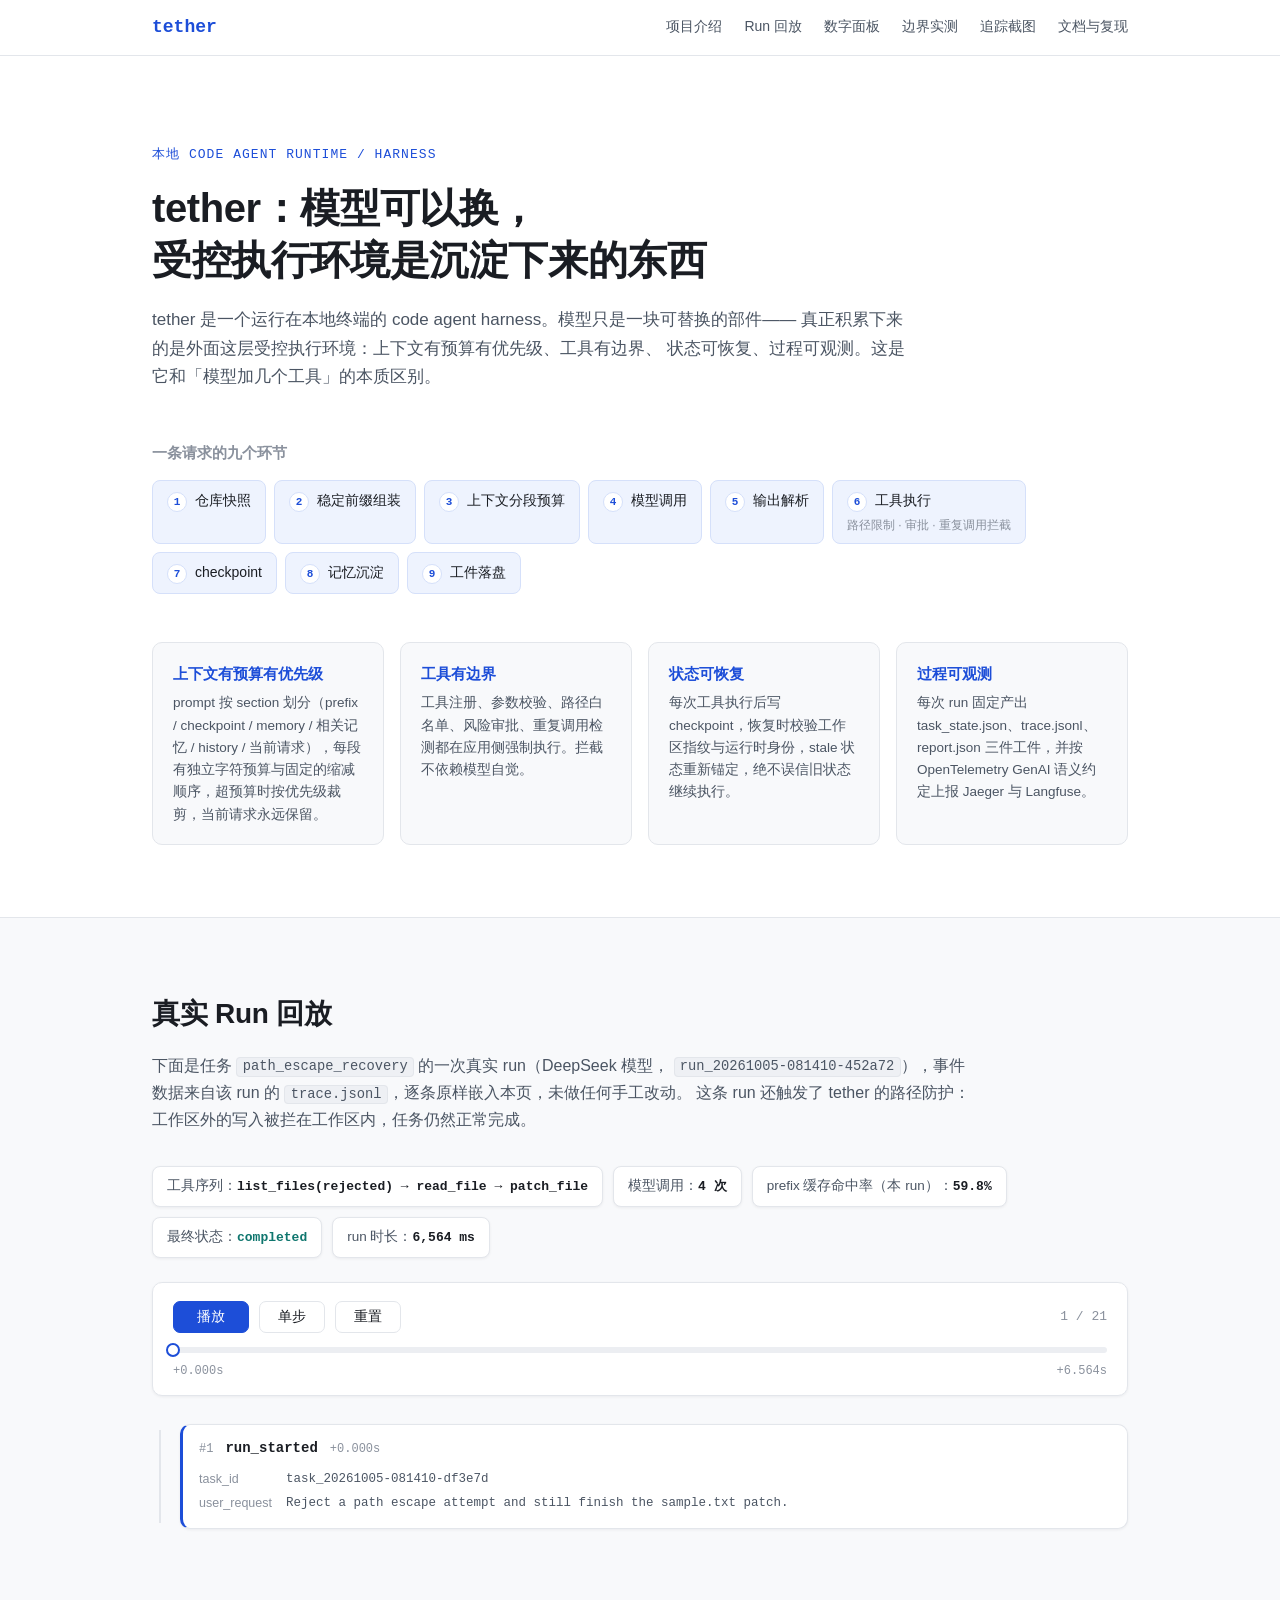
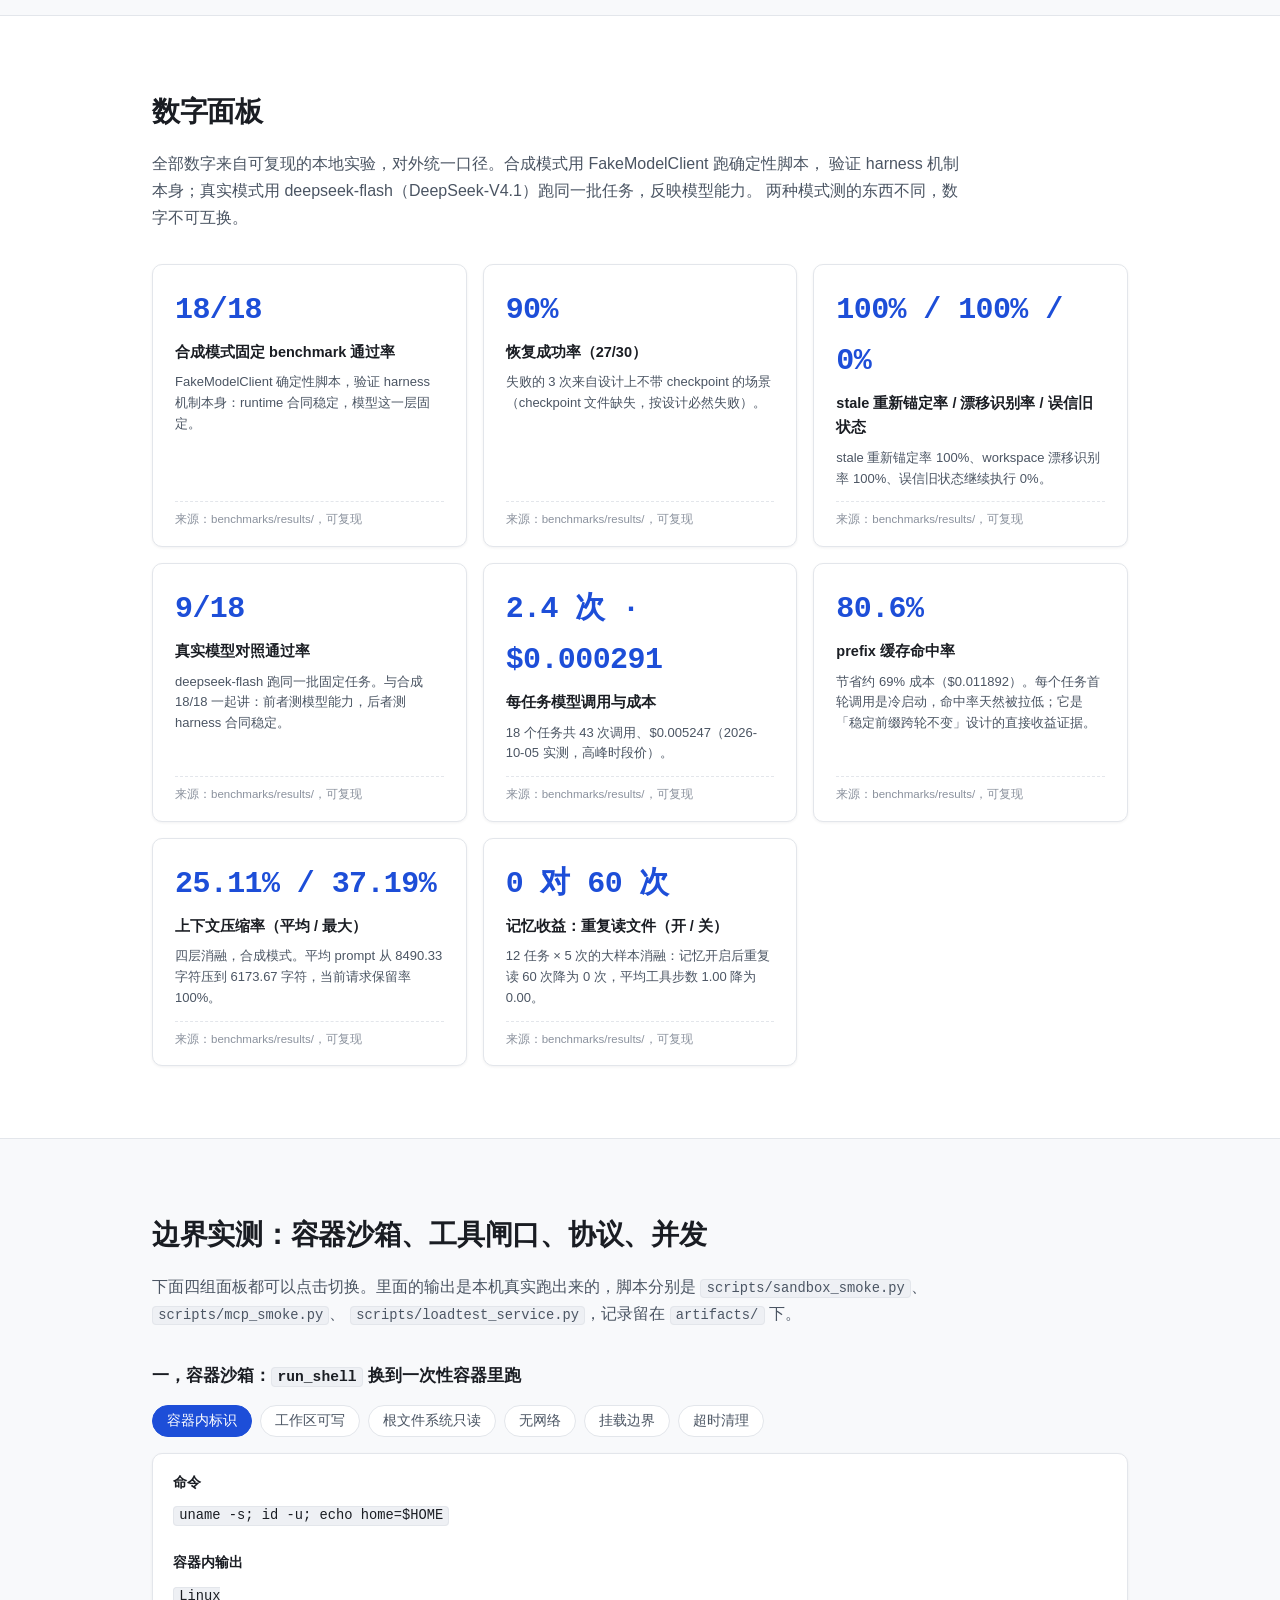
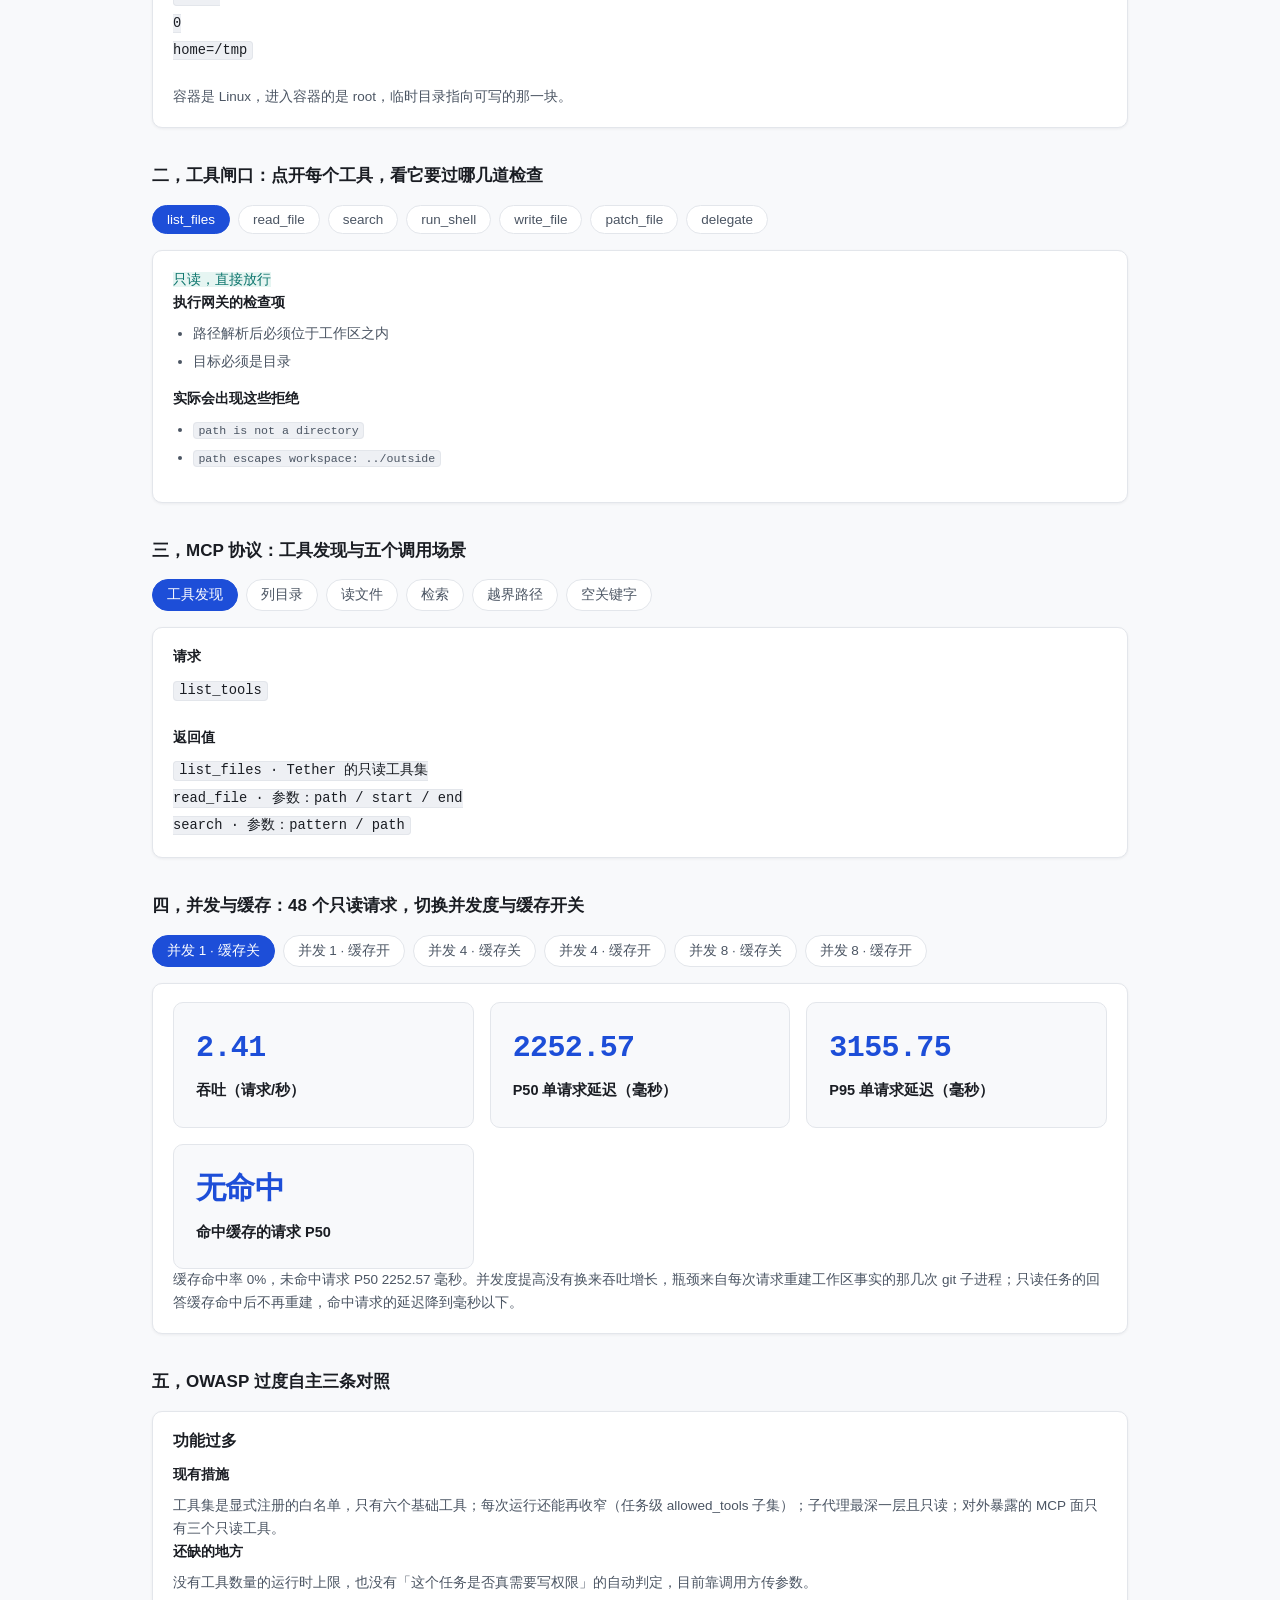
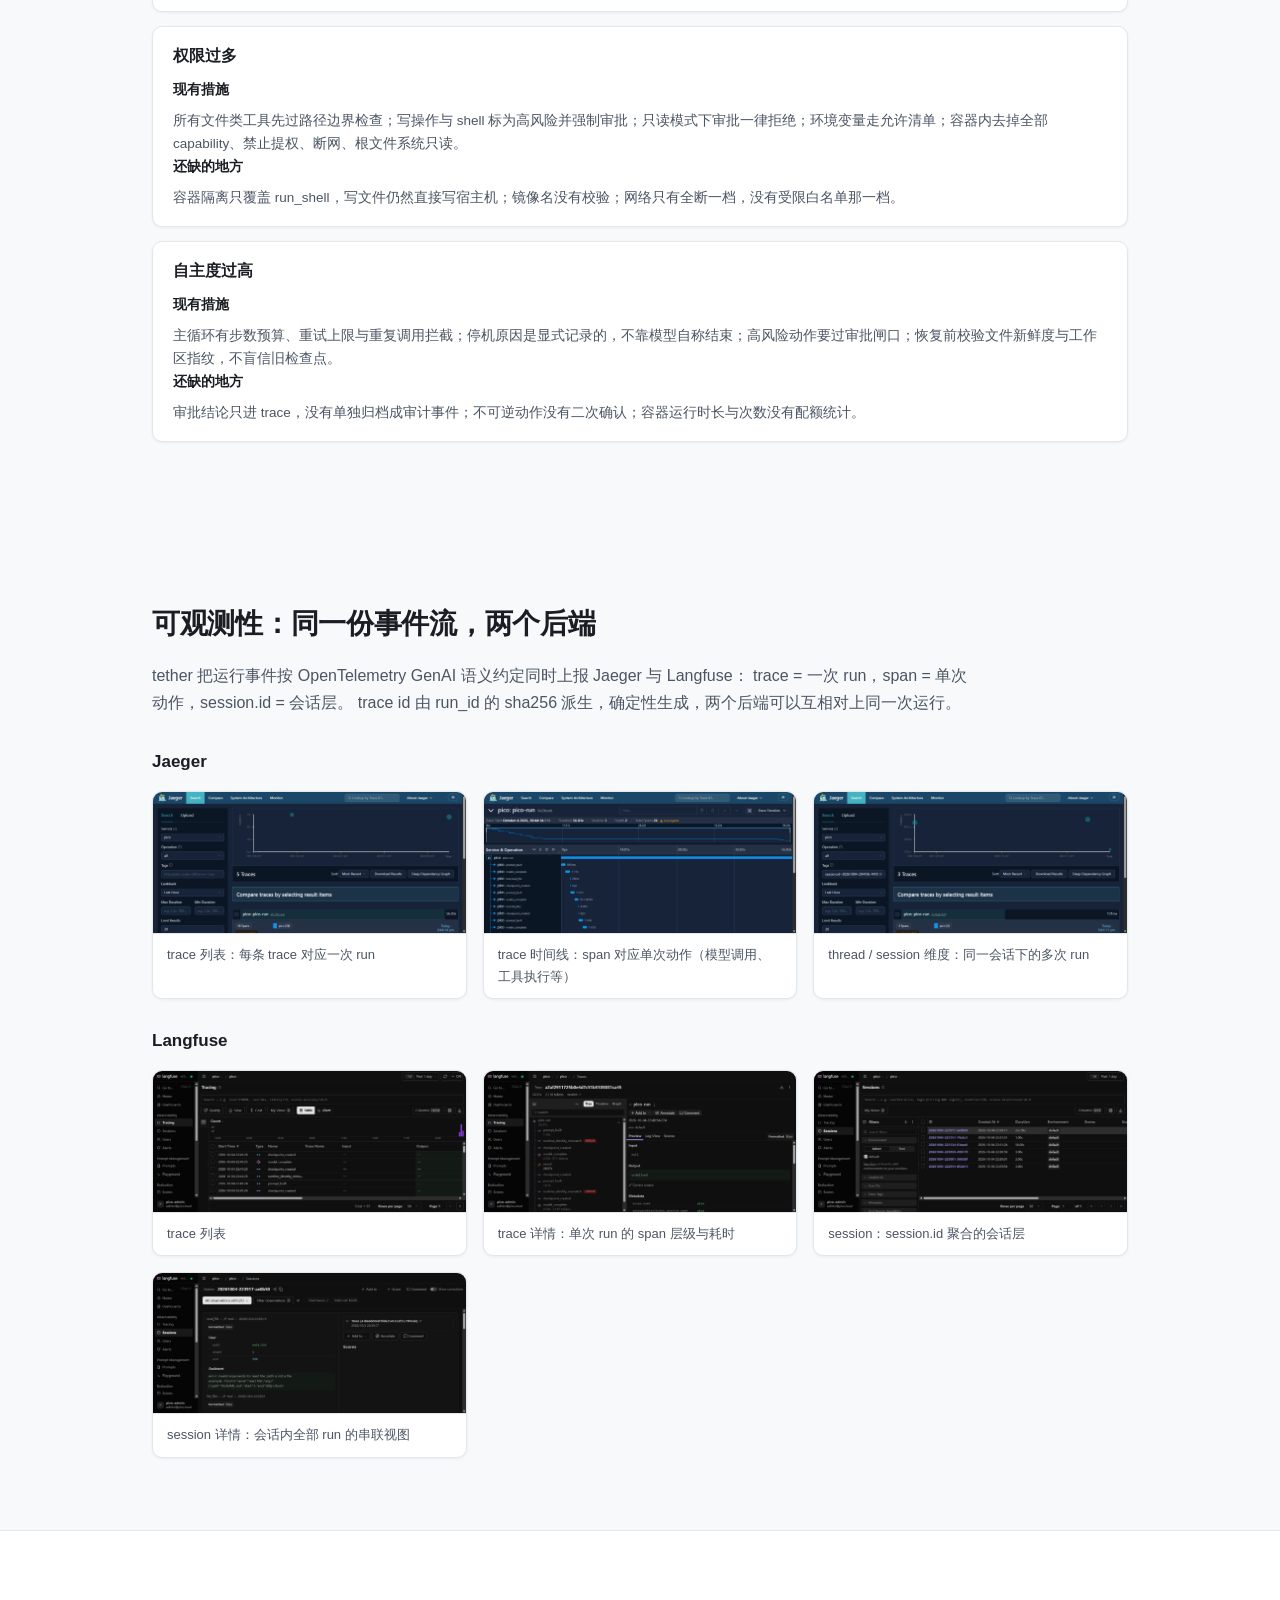
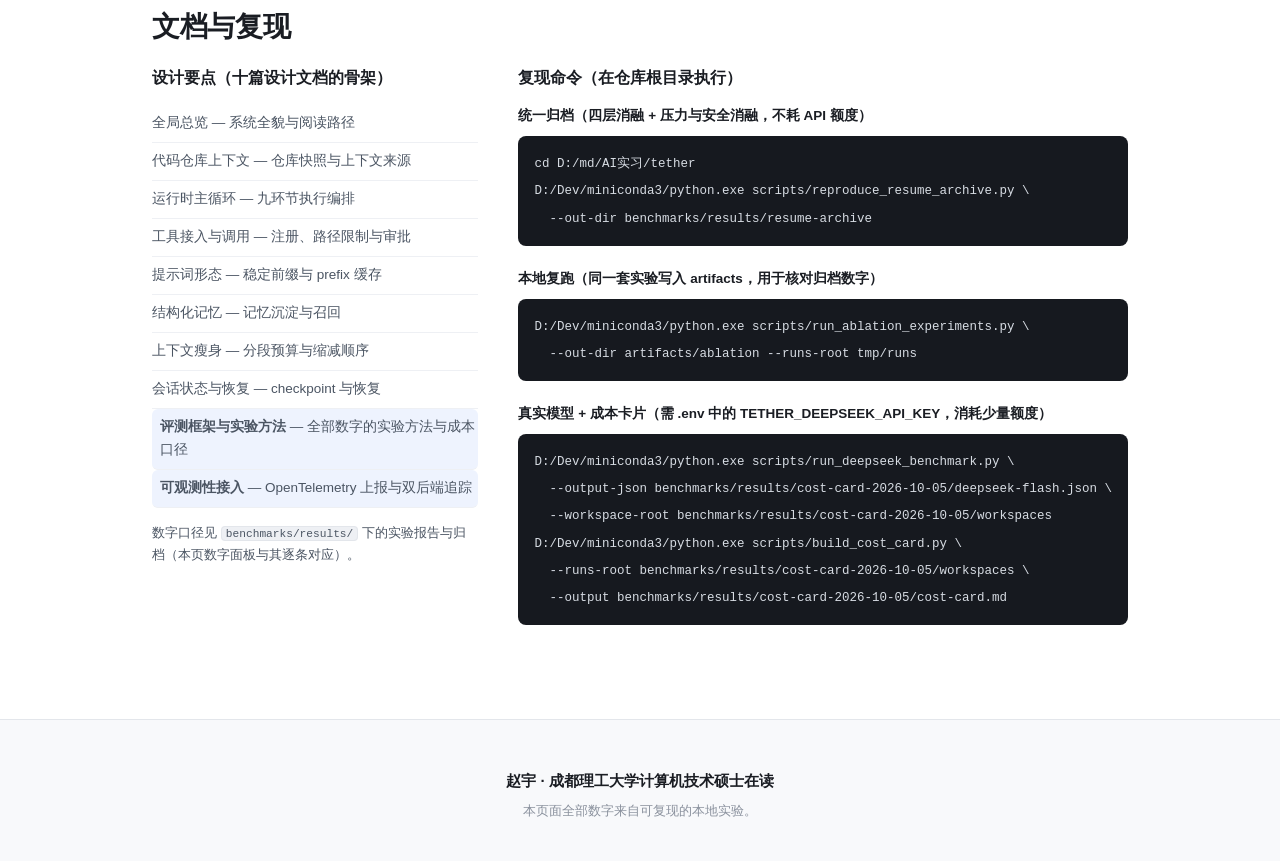
<file: index.html>
<!DOCTYPE html>
<html lang="zh-CN">
<head>
  <meta charset="UTF-8">
  <meta name="viewport" content="width=device-width, initial-scale=1.0">
  <title>tether — 本地 Code Agent 运行时 · 项目演示</title>
  <meta name="description" content="tether 是一个本地的 code agent 运行时（harness）：上下文有预算有优先级、工具有边界、状态可恢复、过程可观测。本页全部数字来自可复现的本地实验。">
  <link rel="stylesheet" href="assets/style.css">
</head>
<body>

<nav class="nav">
  <div class="nav-inner">
    <span class="nav-brand">tether</span>
    <div class="nav-links">
      <a href="#intro">项目介绍</a>
      <a href="#replay">Run 回放</a>
      <a href="#metrics">数字面板</a>
      <a href="#boundary">边界实测</a>
      <a href="#tracing">追踪截图</a>
      <a href="#docs">文档与复现</a>
    </div>
  </div>
</nav>

<!-- ============ 1. 项目介绍 ============ -->
<header class="hero" id="intro">
  <div class="container">
    <p class="hero-kicker">本地 Code Agent Runtime / Harness</p>
    <h1>tether：模型可以换，<br>受控执行环境是沉淀下来的东西</h1>
    <p class="hero-lede">
      tether 是一个运行在本地终端的 code agent harness。模型只是一块可替换的部件——
      真正积累下来的是外面这层受控执行环境：上下文有预算有优先级、工具有边界、
      状态可恢复、过程可观测。这是它和「模型加几个工具」的本质区别。
    </p>

    <div class="pipeline">
      <h2 class="pipeline-title">一条请求的九个环节</h2>
      <ol class="pipeline-flow">
        <li>仓库快照</li>
        <li>稳定前缀组装</li>
        <li>上下文分段预算</li>
        <li>模型调用</li>
        <li>输出解析</li>
        <li>工具执行<span class="step-note">路径限制 · 审批 · 重复调用拦截</span></li>
        <li>checkpoint</li>
        <li>记忆沉淀</li>
        <li>工件落盘</li>
      </ol>
    </div>

    <div class="hero-diff">
      <div class="diff-item">
        <h3>上下文有预算有优先级</h3>
        <p>prompt 按 section 划分（prefix / checkpoint / memory / 相关记忆 / history / 当前请求），每段有独立字符预算与固定的缩减顺序，超预算时按优先级裁剪，当前请求永远保留。</p>
      </div>
      <div class="diff-item">
        <h3>工具有边界</h3>
        <p>工具注册、参数校验、路径白名单、风险审批、重复调用检测都在应用侧强制执行。拦截不依赖模型自觉。</p>
      </div>
      <div class="diff-item">
        <h3>状态可恢复</h3>
        <p>每次工具执行后写 checkpoint，恢复时校验工作区指纹与运行时身份，stale 状态重新锚定，绝不误信旧状态继续执行。</p>
      </div>
      <div class="diff-item">
        <h3>过程可观测</h3>
        <p>每次 run 固定产出 task_state.json、trace.jsonl、report.json 三件工件，并按 OpenTelemetry GenAI 语义约定上报 Jaeger 与 Langfuse。</p>
      </div>
    </div>
  </div>
</header>

<!-- ============ 2. 真实 run 回放 ============ -->
<section class="section" id="replay">
  <div class="container">
    <h2 class="section-title">真实 Run 回放</h2>
    <p class="section-desc">
      下面是任务 <code>path_escape_recovery</code> 的一次真实 run（DeepSeek 模型，
      <code>run_20261005-081410-452a72</code>），事件数据来自该 run 的
      <code>trace.jsonl</code>，逐条原样嵌入本页，未做任何手工改动。
      这条 run 还触发了 tether 的路径防护：工作区外的写入被拦在工作区内，任务仍然正常完成。
    </p>

    <div class="replay-summary" id="replay-summary"><!-- JS 从事件数据计算填充 --></div>

    <div class="player">
      <div class="player-controls">
        <button id="btn-play" class="btn btn-primary" type="button">播放</button>
        <button id="btn-step" class="btn" type="button">单步</button>
        <button id="btn-reset" class="btn" type="button">重置</button>
        <span class="player-counter" id="player-counter">0 / 0</span>
      </div>
      <div class="player-track" id="player-track">
        <div class="player-progress" id="player-progress"></div>
        <div class="player-thumb" id="player-thumb"></div>
      </div>
      <div class="player-time"><span id="time-current">+0.000s</span><span id="time-total"></span></div>
    </div>

    <div class="timeline" id="timeline"><!-- JS 渲染事件卡片 --></div>
  </div>
</section>

<!-- ============ 3. 数字面板 ============ -->
<section class="section section-alt" id="metrics">
  <div class="container">
    <h2 class="section-title">数字面板</h2>
    <p class="section-desc">
      全部数字来自可复现的本地实验，对外统一口径。合成模式用 FakeModelClient 跑确定性脚本，
      验证 harness 机制本身；真实模式用 deepseek-flash（DeepSeek-V4.1）跑同一批任务，反映模型能力。
      两种模式测的东西不同，数字不可互换。
    </p>

    <div class="metrics-grid">
      <div class="metric-card">
        <div class="metric-value">18/18</div>
        <div class="metric-label">合成模式固定 benchmark 通过率</div>
        <p class="metric-detail">FakeModelClient 确定性脚本，验证 harness 机制本身：runtime 合同稳定，模型这一层固定。</p>
        <div class="metric-source">来源：benchmarks/results/，可复现</div>
      </div>
      <div class="metric-card">
        <div class="metric-value">90%</div>
        <div class="metric-label">恢复成功率（27/30）</div>
        <p class="metric-detail">失败的 3 次来自设计上不带 checkpoint 的场景（checkpoint 文件缺失，按设计必然失败）。</p>
        <div class="metric-source">来源：benchmarks/results/，可复现</div>
      </div>
      <div class="metric-card">
        <div class="metric-value">100% / 100% / 0%</div>
        <div class="metric-label">stale 重新锚定率 / 漂移识别率 / 误信旧状态</div>
        <p class="metric-detail">stale 重新锚定率 100%、workspace 漂移识别率 100%、误信旧状态继续执行 0%。</p>
        <div class="metric-source">来源：benchmarks/results/，可复现</div>
      </div>
      <div class="metric-card">
        <div class="metric-value">9/18</div>
        <div class="metric-label">真实模型对照通过率</div>
        <p class="metric-detail">deepseek-flash 跑同一批固定任务。与合成 18/18 一起讲：前者测模型能力，后者测 harness 合同稳定。</p>
        <div class="metric-source">来源：benchmarks/results/，可复现</div>
      </div>
      <div class="metric-card">
        <div class="metric-value">2.4 次 · $0.000291</div>
        <div class="metric-label">每任务模型调用与成本</div>
        <p class="metric-detail">18 个任务共 43 次调用、$0.005247（2026-10-05 实测，高峰时段价）。</p>
        <div class="metric-source">来源：benchmarks/results/，可复现</div>
      </div>
      <div class="metric-card">
        <div class="metric-value">80.6%</div>
        <div class="metric-label">prefix 缓存命中率</div>
        <p class="metric-detail">节省约 69% 成本（$0.011892）。每个任务首轮调用是冷启动，命中率天然被拉低；它是「稳定前缀跨轮不变」设计的直接收益证据。</p>
        <div class="metric-source">来源：benchmarks/results/，可复现</div>
      </div>
      <div class="metric-card">
        <div class="metric-value">25.11% / 37.19%</div>
        <div class="metric-label">上下文压缩率（平均 / 最大）</div>
        <p class="metric-detail">四层消融，合成模式。平均 prompt 从 8490.33 字符压到 6173.67 字符，当前请求保留率 100%。</p>
        <div class="metric-source">来源：benchmarks/results/，可复现</div>
      </div>
      <div class="metric-card">
        <div class="metric-value">0 对 60 次</div>
        <div class="metric-label">记忆收益：重复读文件（开 / 关）</div>
        <p class="metric-detail">12 任务 × 5 次的大样本消融：记忆开启后重复读 60 次降为 0 次，平均工具步数 1.00 降为 0.00。</p>
        <div class="metric-source">来源：benchmarks/results/，可复现</div>
      </div>
    </div>
  </div>
</section>

<!-- ============ 4. 边界实测（可点击） ============ -->
<section class="section" id="boundary">
  <div class="container">
    <h2 class="section-title">边界实测：容器沙箱、工具闸口、协议、并发</h2>
    <p class="section-desc">
      下面四组面板都可以点击切换。里面的输出是本机真实跑出来的，脚本分别是
      <code>scripts/sandbox_smoke.py</code>、<code>scripts/mcp_smoke.py</code>、
      <code>scripts/loadtest_service.py</code>，记录留在 <code>artifacts/</code> 下。
    </p>

    <div class="panel-block">
      <h3 class="panel-title">一，容器沙箱：<code>run_shell</code> 换到一次性容器里跑</h3>
      <div class="tabs" id="sandbox-tabs"></div>
      <div class="panel-body" id="sandbox-body"></div>
    </div>

    <div class="panel-block">
      <h3 class="panel-title">二，工具闸口：点开每个工具，看它要过哪几道检查</h3>
      <div class="tabs" id="tools-tabs"></div>
      <div class="panel-body" id="tools-body"></div>
    </div>

    <div class="panel-block">
      <h3 class="panel-title">三，MCP 协议：工具发现与五个调用场景</h3>
      <div class="tabs" id="mcp-tabs"></div>
      <div class="panel-body" id="mcp-body"></div>
    </div>

    <div class="panel-block">
      <h3 class="panel-title">四，并发与缓存：48 个只读请求，切换并发度与缓存开关</h3>
      <div class="tabs" id="loadtest-tabs"></div>
      <div class="panel-body" id="loadtest-body"></div>
    </div>

    <div class="panel-block">
      <h3 class="panel-title">五，OWASP 过度自主三条对照</h3>
      <div id="owasp-list"></div>
    </div>
  </div>
</section>

<!-- ============ 5. 追踪截图 ============ -->
<section class="section" id="tracing">
  <div class="container">
    <h2 class="section-title">可观测性：同一份事件流，两个后端</h2>
    <p class="section-desc">
      tether 把运行事件按 OpenTelemetry GenAI 语义约定同时上报 Jaeger 与 Langfuse：
      trace = 一次 run，span = 单次动作，session.id = 会话层。
      trace id 由 run_id 的 sha256 派生，确定性生成，两个后端可以互相对上同一次运行。
    </p>

    <h3 class="shot-group-title">Jaeger</h3>
    <div class="shots-grid">
      <figure class="shot">
        <img src="assets/trace-list.png" alt="Jaeger trace 列表" loading="lazy">
        <figcaption>trace 列表：每条 trace 对应一次 run</figcaption>
      </figure>
      <figure class="shot">
        <img src="assets/trace-timeline.png" alt="Jaeger trace 时间线" loading="lazy">
        <figcaption>trace 时间线：span 对应单次动作（模型调用、工具执行等）</figcaption>
      </figure>
      <figure class="shot">
        <img src="assets/thread-session.png" alt="Jaeger 会话维度" loading="lazy">
        <figcaption>thread / session 维度：同一会话下的多次 run</figcaption>
      </figure>
    </div>

    <h3 class="shot-group-title">Langfuse</h3>
    <div class="shots-grid">
      <figure class="shot">
        <img src="assets/langfuse-trace-list.png" alt="Langfuse trace 列表" loading="lazy">
        <figcaption>trace 列表</figcaption>
      </figure>
      <figure class="shot">
        <img src="assets/langfuse-trace-detail.png" alt="Langfuse trace 详情" loading="lazy">
        <figcaption>trace 详情：单次 run 的 span 层级与耗时</figcaption>
      </figure>
      <figure class="shot">
        <img src="assets/langfuse-session.png" alt="Langfuse 会话" loading="lazy">
        <figcaption>session：session.id 聚合的会话层</figcaption>
      </figure>
      <figure class="shot">
        <img src="assets/langfuse-session-detail.png" alt="Langfuse 会话详情" loading="lazy">
        <figcaption>session 详情：会话内全部 run 的串联视图</figcaption>
      </figure>
    </div>
  </div>
</section>

<!-- ============ 6. 文档与复现入口 ============ -->
<section class="section section-alt" id="docs">
  <div class="container">
    <h2 class="section-title">文档与复现</h2>

    <div class="docs-cols">
      <div>
        <h3 class="docs-subtitle">设计要点（十篇设计文档的骨架）</h3>
        <ul class="doc-list">
          <li>全局总览 — 系统全貌与阅读路径</li>
          <li>代码仓库上下文 — 仓库快照与上下文来源</li>
          <li>运行时主循环 — 九环节执行编排</li>
          <li>工具接入与调用 — 注册、路径限制与审批</li>
          <li>提示词形态 — 稳定前缀与 prefix 缓存</li>
          <li>结构化记忆 — 记忆沉淀与召回</li>
          <li>上下文瘦身 — 分段预算与缩减顺序</li>
          <li>会话状态与恢复 — checkpoint 与恢复</li>
          <li class="doc-hl"><strong>评测框架与实验方法</strong> — 全部数字的实验方法与成本口径</li>
          <li class="doc-hl"><strong>可观测性接入</strong> — OpenTelemetry 上报与双后端追踪</li>
        </ul>
        <p class="docs-note">数字口径见 <code>benchmarks/results/</code> 下的实验报告与归档（本页数字面板与其逐条对应）。</p>
      </div>

      <div>
        <h3 class="docs-subtitle">复现命令（在仓库根目录执行）</h3>

        <div class="cmd-block">
          <div class="cmd-title">统一归档（四层消融 + 压力与安全消融，不耗 API 额度）</div>
          <pre><code>cd D:/md/AI实习/tether
D:/Dev/miniconda3/python.exe scripts/reproduce_resume_archive.py \
  --out-dir benchmarks/results/resume-archive</code></pre>
        </div>

        <div class="cmd-block">
          <div class="cmd-title">本地复跑（同一套实验写入 artifacts，用于核对归档数字）</div>
          <pre><code>D:/Dev/miniconda3/python.exe scripts/run_ablation_experiments.py \
  --out-dir artifacts/ablation --runs-root tmp/runs</code></pre>
        </div>

        <div class="cmd-block">
          <div class="cmd-title">真实模型 + 成本卡片（需 .env 中的 TETHER_DEEPSEEK_API_KEY，消耗少量额度）</div>
          <pre><code>D:/Dev/miniconda3/python.exe scripts/run_deepseek_benchmark.py \
  --output-json benchmarks/results/cost-card-2026-10-05/deepseek-flash.json \
  --workspace-root benchmarks/results/cost-card-2026-10-05/workspaces
D:/Dev/miniconda3/python.exe scripts/build_cost_card.py \
  --runs-root benchmarks/results/cost-card-2026-10-05/workspaces \
  --output benchmarks/results/cost-card-2026-10-05/cost-card.md</code></pre>
        </div>
      </div>
    </div>
  </div>
</section>

<footer class="footer">
  <div class="container">
    <p class="footer-author">赵宇 · 成都理工大学计算机技术硕士在读</p>
    <p class="footer-decl">本页面全部数字来自可复现的本地实验。</p>
  </div>
</footer>

<script src="assets/events.js"></script>
<script src="assets/app.js"></script>
<script src="assets/panels.js"></script>
</body>
</html>
</file>
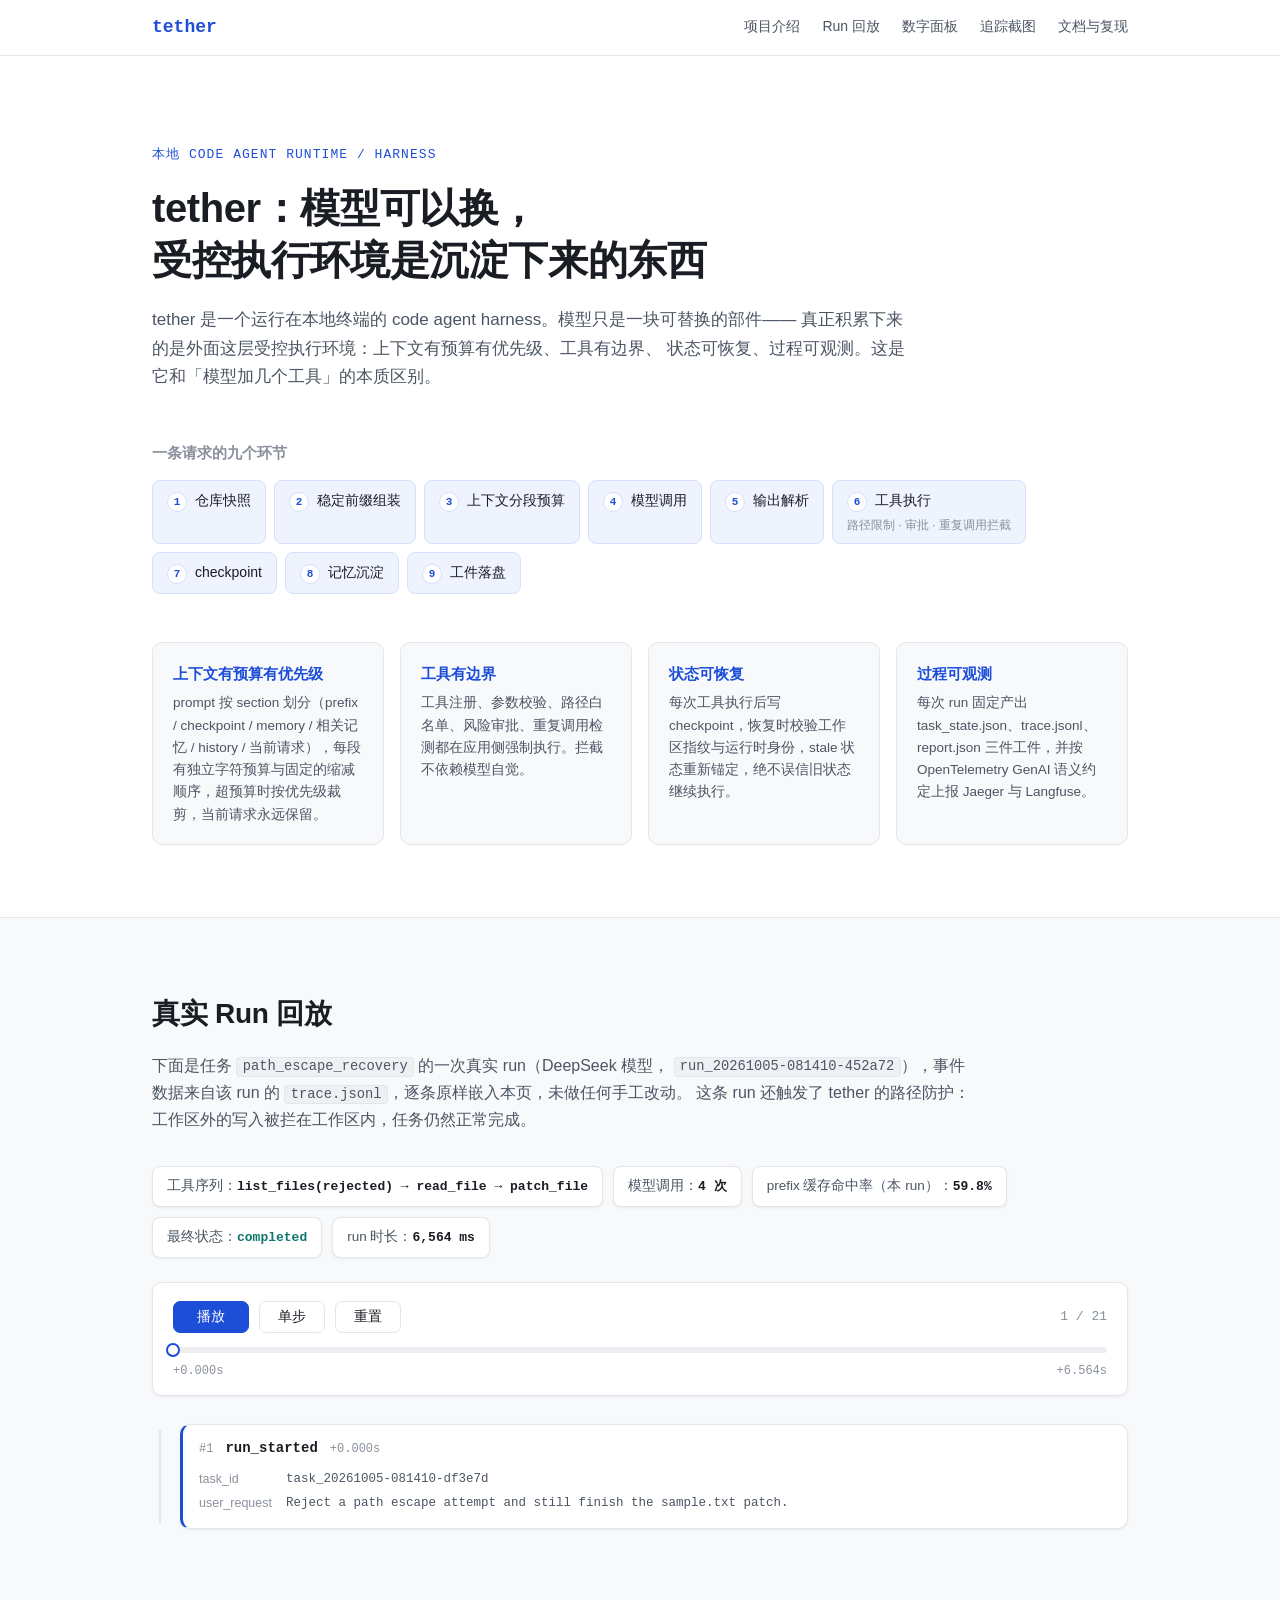
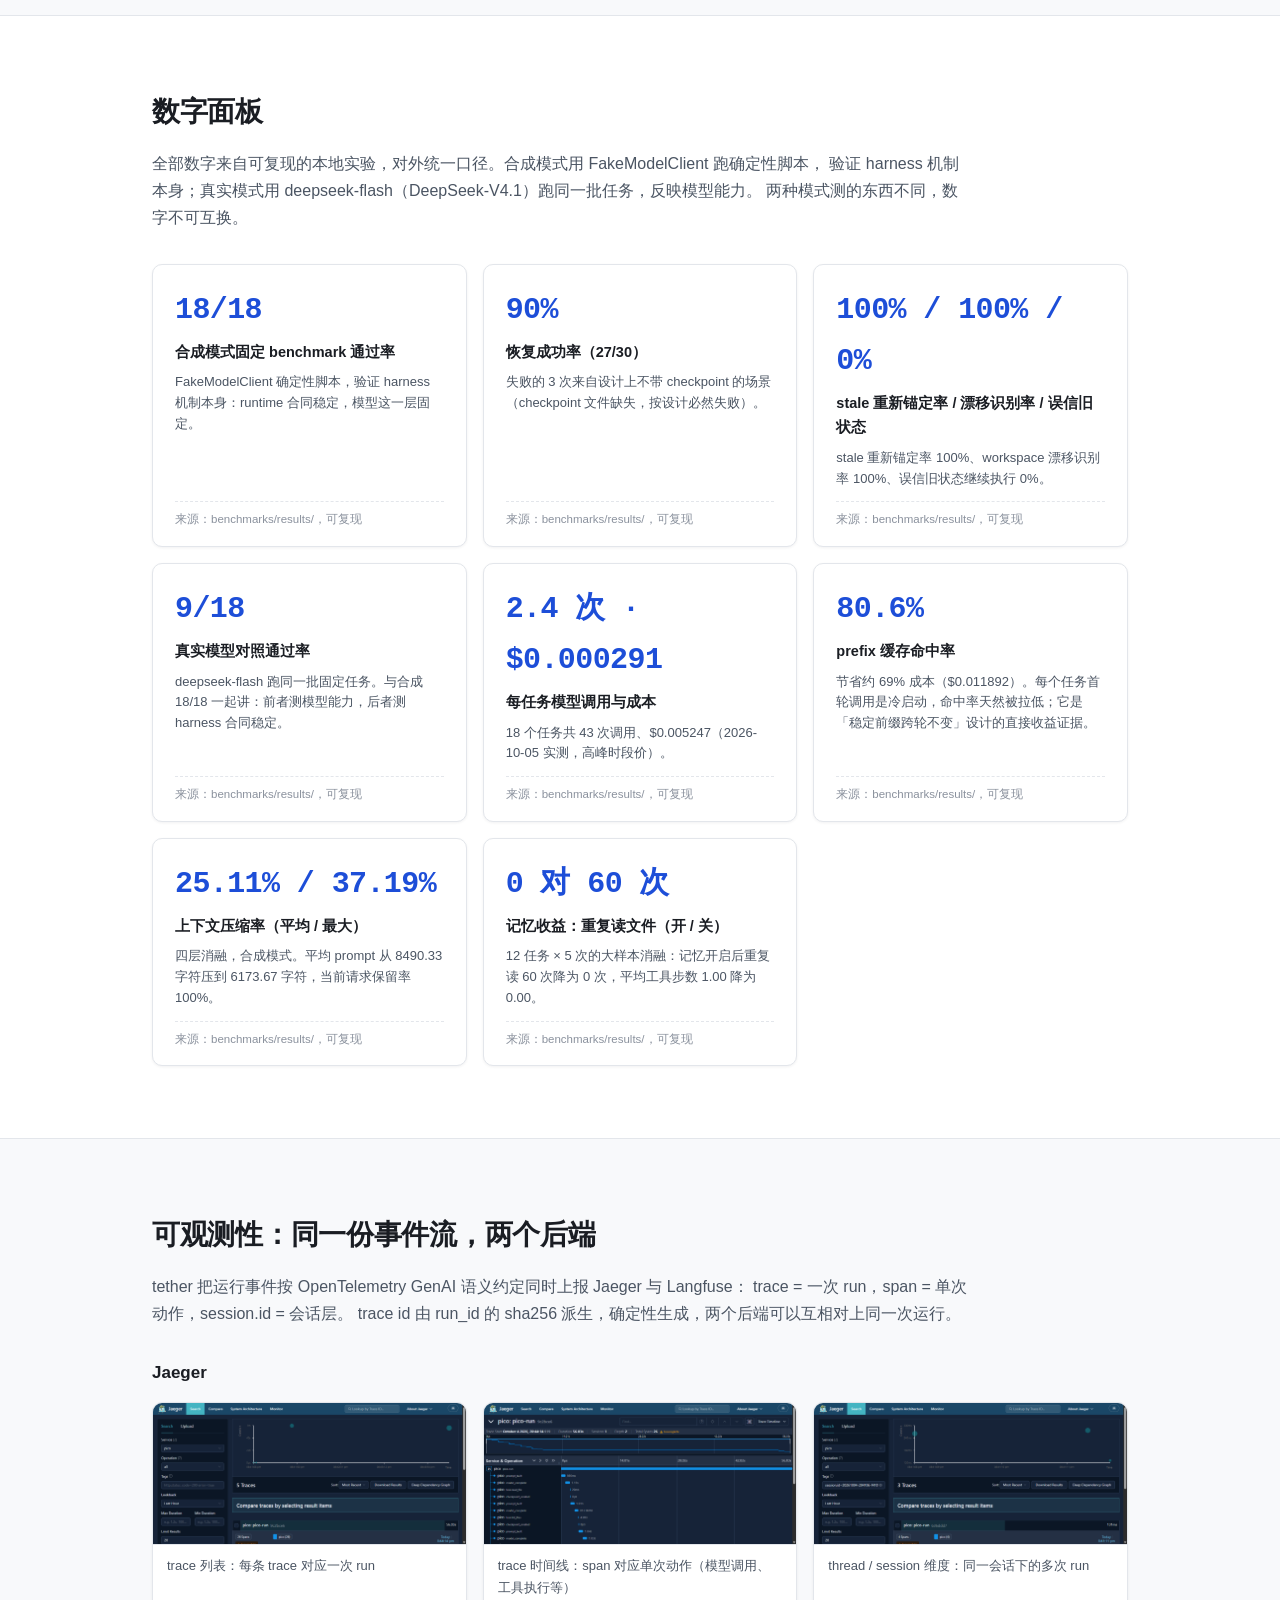
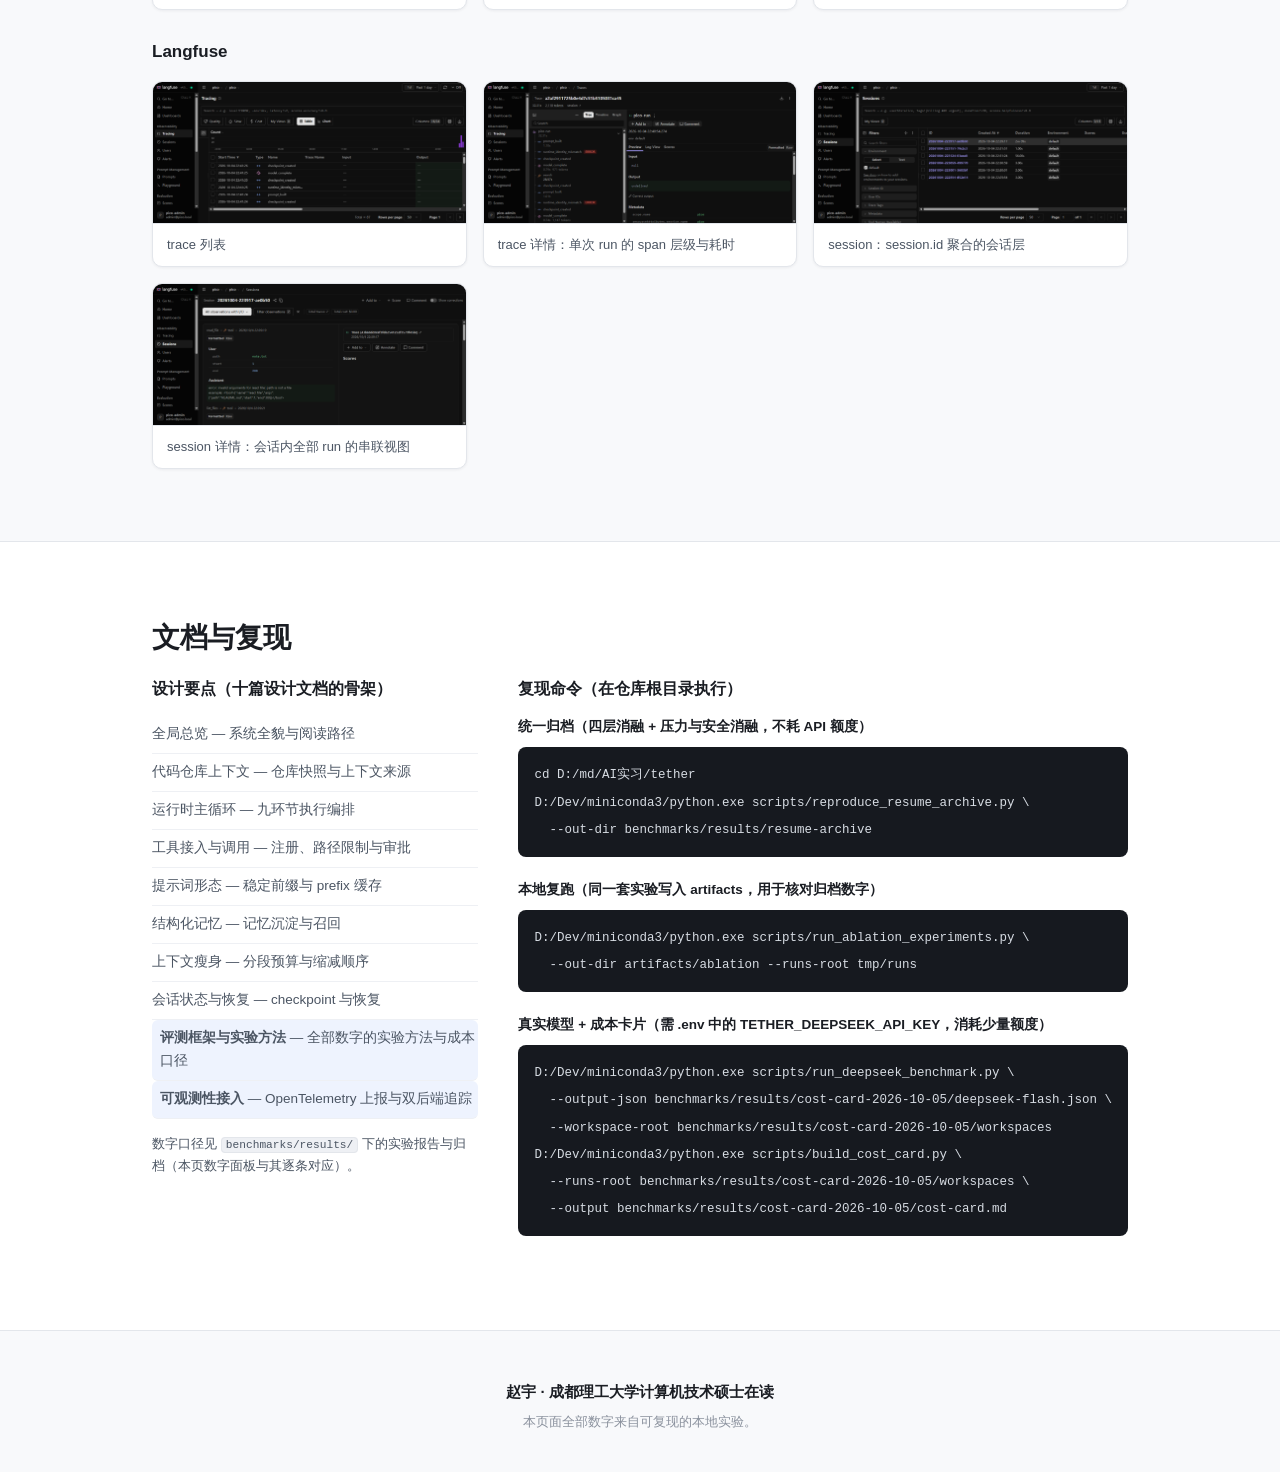
<file: site/index.html>
<!DOCTYPE html>
<html lang="zh-CN">
<head>
  <meta charset="UTF-8">
  <meta name="viewport" content="width=device-width, initial-scale=1.0">
  <title>tether — 本地 Code Agent 运行时 · 项目演示</title>
  <meta name="description" content="tether 是一个本地的 code agent 运行时（harness）：上下文有预算有优先级、工具有边界、状态可恢复、过程可观测。本页全部数字来自可复现的本地实验。">
  <link rel="stylesheet" href="assets/style.css">
</head>
<body>

<nav class="nav">
  <div class="nav-inner">
    <span class="nav-brand">tether</span>
    <div class="nav-links">
      <a href="#intro">项目介绍</a>
      <a href="#replay">Run 回放</a>
      <a href="#metrics">数字面板</a>
      <a href="#tracing">追踪截图</a>
      <a href="#docs">文档与复现</a>
    </div>
  </div>
</nav>

<!-- ============ 1. 项目介绍 ============ -->
<header class="hero" id="intro">
  <div class="container">
    <p class="hero-kicker">本地 Code Agent Runtime / Harness</p>
    <h1>tether：模型可以换，<br>受控执行环境是沉淀下来的东西</h1>
    <p class="hero-lede">
      tether 是一个运行在本地终端的 code agent harness。模型只是一块可替换的部件——
      真正积累下来的是外面这层受控执行环境：上下文有预算有优先级、工具有边界、
      状态可恢复、过程可观测。这是它和「模型加几个工具」的本质区别。
    </p>

    <div class="pipeline">
      <h2 class="pipeline-title">一条请求的九个环节</h2>
      <ol class="pipeline-flow">
        <li>仓库快照</li>
        <li>稳定前缀组装</li>
        <li>上下文分段预算</li>
        <li>模型调用</li>
        <li>输出解析</li>
        <li>工具执行<span class="step-note">路径限制 · 审批 · 重复调用拦截</span></li>
        <li>checkpoint</li>
        <li>记忆沉淀</li>
        <li>工件落盘</li>
      </ol>
    </div>

    <div class="hero-diff">
      <div class="diff-item">
        <h3>上下文有预算有优先级</h3>
        <p>prompt 按 section 划分（prefix / checkpoint / memory / 相关记忆 / history / 当前请求），每段有独立字符预算与固定的缩减顺序，超预算时按优先级裁剪，当前请求永远保留。</p>
      </div>
      <div class="diff-item">
        <h3>工具有边界</h3>
        <p>工具注册、参数校验、路径白名单、风险审批、重复调用检测都在应用侧强制执行。拦截不依赖模型自觉。</p>
      </div>
      <div class="diff-item">
        <h3>状态可恢复</h3>
        <p>每次工具执行后写 checkpoint，恢复时校验工作区指纹与运行时身份，stale 状态重新锚定，绝不误信旧状态继续执行。</p>
      </div>
      <div class="diff-item">
        <h3>过程可观测</h3>
        <p>每次 run 固定产出 task_state.json、trace.jsonl、report.json 三件工件，并按 OpenTelemetry GenAI 语义约定上报 Jaeger 与 Langfuse。</p>
      </div>
    </div>
  </div>
</header>

<!-- ============ 2. 真实 run 回放 ============ -->
<section class="section" id="replay">
  <div class="container">
    <h2 class="section-title">真实 Run 回放</h2>
    <p class="section-desc">
      下面是任务 <code>path_escape_recovery</code> 的一次真实 run（DeepSeek 模型，
      <code>run_20261005-081410-452a72</code>），事件数据来自该 run 的
      <code>trace.jsonl</code>，逐条原样嵌入本页，未做任何手工改动。
      这条 run 还触发了 tether 的路径防护：工作区外的写入被拦在工作区内，任务仍然正常完成。
    </p>

    <div class="replay-summary" id="replay-summary"><!-- JS 从事件数据计算填充 --></div>

    <div class="player">
      <div class="player-controls">
        <button id="btn-play" class="btn btn-primary" type="button">播放</button>
        <button id="btn-step" class="btn" type="button">单步</button>
        <button id="btn-reset" class="btn" type="button">重置</button>
        <span class="player-counter" id="player-counter">0 / 0</span>
      </div>
      <div class="player-track" id="player-track">
        <div class="player-progress" id="player-progress"></div>
        <div class="player-thumb" id="player-thumb"></div>
      </div>
      <div class="player-time"><span id="time-current">+0.000s</span><span id="time-total"></span></div>
    </div>

    <div class="timeline" id="timeline"><!-- JS 渲染事件卡片 --></div>
  </div>
</section>

<!-- ============ 3. 数字面板 ============ -->
<section class="section section-alt" id="metrics">
  <div class="container">
    <h2 class="section-title">数字面板</h2>
    <p class="section-desc">
      全部数字来自可复现的本地实验，对外统一口径。合成模式用 FakeModelClient 跑确定性脚本，
      验证 harness 机制本身；真实模式用 deepseek-flash（DeepSeek-V4.1）跑同一批任务，反映模型能力。
      两种模式测的东西不同，数字不可互换。
    </p>

    <div class="metrics-grid">
      <div class="metric-card">
        <div class="metric-value">18/18</div>
        <div class="metric-label">合成模式固定 benchmark 通过率</div>
        <p class="metric-detail">FakeModelClient 确定性脚本，验证 harness 机制本身：runtime 合同稳定，模型这一层固定。</p>
        <div class="metric-source">来源：benchmarks/results/，可复现</div>
      </div>
      <div class="metric-card">
        <div class="metric-value">90%</div>
        <div class="metric-label">恢复成功率（27/30）</div>
        <p class="metric-detail">失败的 3 次来自设计上不带 checkpoint 的场景（checkpoint 文件缺失，按设计必然失败）。</p>
        <div class="metric-source">来源：benchmarks/results/，可复现</div>
      </div>
      <div class="metric-card">
        <div class="metric-value">100% / 100% / 0%</div>
        <div class="metric-label">stale 重新锚定率 / 漂移识别率 / 误信旧状态</div>
        <p class="metric-detail">stale 重新锚定率 100%、workspace 漂移识别率 100%、误信旧状态继续执行 0%。</p>
        <div class="metric-source">来源：benchmarks/results/，可复现</div>
      </div>
      <div class="metric-card">
        <div class="metric-value">9/18</div>
        <div class="metric-label">真实模型对照通过率</div>
        <p class="metric-detail">deepseek-flash 跑同一批固定任务。与合成 18/18 一起讲：前者测模型能力，后者测 harness 合同稳定。</p>
        <div class="metric-source">来源：benchmarks/results/，可复现</div>
      </div>
      <div class="metric-card">
        <div class="metric-value">2.4 次 · $0.000291</div>
        <div class="metric-label">每任务模型调用与成本</div>
        <p class="metric-detail">18 个任务共 43 次调用、$0.005247（2026-10-05 实测，高峰时段价）。</p>
        <div class="metric-source">来源：benchmarks/results/，可复现</div>
      </div>
      <div class="metric-card">
        <div class="metric-value">80.6%</div>
        <div class="metric-label">prefix 缓存命中率</div>
        <p class="metric-detail">节省约 69% 成本（$0.011892）。每个任务首轮调用是冷启动，命中率天然被拉低；它是「稳定前缀跨轮不变」设计的直接收益证据。</p>
        <div class="metric-source">来源：benchmarks/results/，可复现</div>
      </div>
      <div class="metric-card">
        <div class="metric-value">25.11% / 37.19%</div>
        <div class="metric-label">上下文压缩率（平均 / 最大）</div>
        <p class="metric-detail">四层消融，合成模式。平均 prompt 从 8490.33 字符压到 6173.67 字符，当前请求保留率 100%。</p>
        <div class="metric-source">来源：benchmarks/results/，可复现</div>
      </div>
      <div class="metric-card">
        <div class="metric-value">0 对 60 次</div>
        <div class="metric-label">记忆收益：重复读文件（开 / 关）</div>
        <p class="metric-detail">12 任务 × 5 次的大样本消融：记忆开启后重复读 60 次降为 0 次，平均工具步数 1.00 降为 0.00。</p>
        <div class="metric-source">来源：benchmarks/results/，可复现</div>
      </div>
    </div>
  </div>
</section>

<!-- ============ 4. 追踪截图 ============ -->
<section class="section" id="tracing">
  <div class="container">
    <h2 class="section-title">可观测性：同一份事件流，两个后端</h2>
    <p class="section-desc">
      tether 把运行事件按 OpenTelemetry GenAI 语义约定同时上报 Jaeger 与 Langfuse：
      trace = 一次 run，span = 单次动作，session.id = 会话层。
      trace id 由 run_id 的 sha256 派生，确定性生成，两个后端可以互相对上同一次运行。
    </p>

    <h3 class="shot-group-title">Jaeger</h3>
    <div class="shots-grid">
      <figure class="shot">
        <img src="assets/trace-list.png" alt="Jaeger trace 列表" loading="lazy">
        <figcaption>trace 列表：每条 trace 对应一次 run</figcaption>
      </figure>
      <figure class="shot">
        <img src="assets/trace-timeline.png" alt="Jaeger trace 时间线" loading="lazy">
        <figcaption>trace 时间线：span 对应单次动作（模型调用、工具执行等）</figcaption>
      </figure>
      <figure class="shot">
        <img src="assets/thread-session.png" alt="Jaeger 会话维度" loading="lazy">
        <figcaption>thread / session 维度：同一会话下的多次 run</figcaption>
      </figure>
    </div>

    <h3 class="shot-group-title">Langfuse</h3>
    <div class="shots-grid">
      <figure class="shot">
        <img src="assets/langfuse-trace-list.png" alt="Langfuse trace 列表" loading="lazy">
        <figcaption>trace 列表</figcaption>
      </figure>
      <figure class="shot">
        <img src="assets/langfuse-trace-detail.png" alt="Langfuse trace 详情" loading="lazy">
        <figcaption>trace 详情：单次 run 的 span 层级与耗时</figcaption>
      </figure>
      <figure class="shot">
        <img src="assets/langfuse-session.png" alt="Langfuse 会话" loading="lazy">
        <figcaption>session：session.id 聚合的会话层</figcaption>
      </figure>
      <figure class="shot">
        <img src="assets/langfuse-session-detail.png" alt="Langfuse 会话详情" loading="lazy">
        <figcaption>session 详情：会话内全部 run 的串联视图</figcaption>
      </figure>
    </div>
  </div>
</section>

<!-- ============ 5. 文档与复现入口 ============ -->
<section class="section section-alt" id="docs">
  <div class="container">
    <h2 class="section-title">文档与复现</h2>

    <div class="docs-cols">
      <div>
        <h3 class="docs-subtitle">设计要点（十篇设计文档的骨架）</h3>
        <ul class="doc-list">
          <li>全局总览 — 系统全貌与阅读路径</li>
          <li>代码仓库上下文 — 仓库快照与上下文来源</li>
          <li>运行时主循环 — 九环节执行编排</li>
          <li>工具接入与调用 — 注册、路径限制与审批</li>
          <li>提示词形态 — 稳定前缀与 prefix 缓存</li>
          <li>结构化记忆 — 记忆沉淀与召回</li>
          <li>上下文瘦身 — 分段预算与缩减顺序</li>
          <li>会话状态与恢复 — checkpoint 与恢复</li>
          <li class="doc-hl"><strong>评测框架与实验方法</strong> — 全部数字的实验方法与成本口径</li>
          <li class="doc-hl"><strong>可观测性接入</strong> — OpenTelemetry 上报与双后端追踪</li>
        </ul>
        <p class="docs-note">数字口径见 <code>benchmarks/results/</code> 下的实验报告与归档（本页数字面板与其逐条对应）。</p>
      </div>

      <div>
        <h3 class="docs-subtitle">复现命令（在仓库根目录执行）</h3>

        <div class="cmd-block">
          <div class="cmd-title">统一归档（四层消融 + 压力与安全消融，不耗 API 额度）</div>
          <pre><code>cd D:/md/AI实习/tether
D:/Dev/miniconda3/python.exe scripts/reproduce_resume_archive.py \
  --out-dir benchmarks/results/resume-archive</code></pre>
        </div>

        <div class="cmd-block">
          <div class="cmd-title">本地复跑（同一套实验写入 artifacts，用于核对归档数字）</div>
          <pre><code>D:/Dev/miniconda3/python.exe scripts/run_ablation_experiments.py \
  --out-dir artifacts/ablation --runs-root tmp/runs</code></pre>
        </div>

        <div class="cmd-block">
          <div class="cmd-title">真实模型 + 成本卡片（需 .env 中的 TETHER_DEEPSEEK_API_KEY，消耗少量额度）</div>
          <pre><code>D:/Dev/miniconda3/python.exe scripts/run_deepseek_benchmark.py \
  --output-json benchmarks/results/cost-card-2026-10-05/deepseek-flash.json \
  --workspace-root benchmarks/results/cost-card-2026-10-05/workspaces
D:/Dev/miniconda3/python.exe scripts/build_cost_card.py \
  --runs-root benchmarks/results/cost-card-2026-10-05/workspaces \
  --output benchmarks/results/cost-card-2026-10-05/cost-card.md</code></pre>
        </div>
      </div>
    </div>
  </div>
</section>

<footer class="footer">
  <div class="container">
    <p class="footer-author">赵宇 · 成都理工大学计算机技术硕士在读</p>
    <p class="footer-decl">本页面全部数字来自可复现的本地实验。</p>
  </div>
</footer>

<script src="assets/events.js"></script>
<script src="assets/app.js"></script>
</body>
</html>
</file>
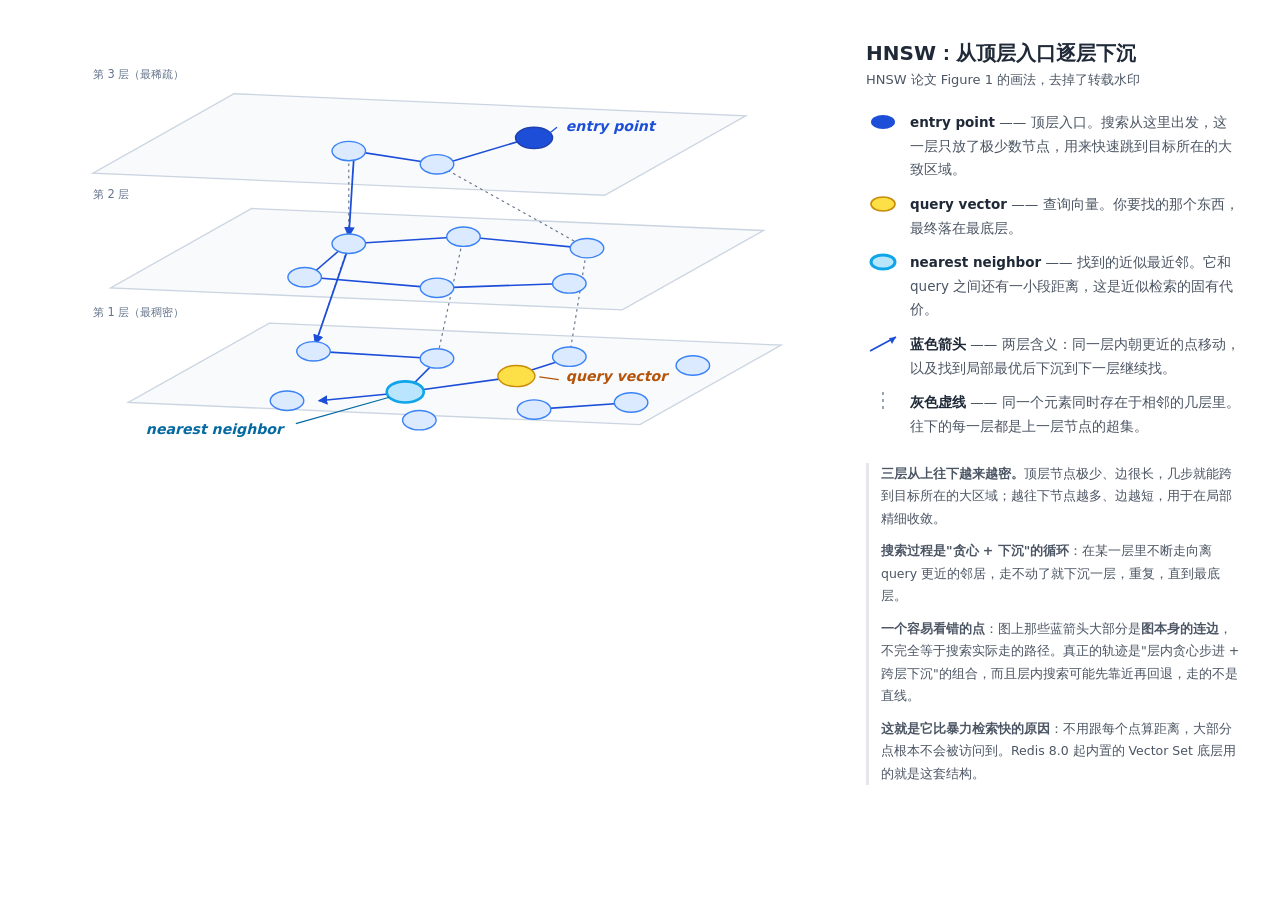
<file: hnsw.html>
<!DOCTYPE html>
<html lang="zh-CN">
<head>
<meta charset="UTF-8">
<title>HNSW 分层图：从顶层入口逐层下沉到底层最近邻</title>
<style>
  :root {
    --ink: #1f2937;
    --muted: #4b5563;
    --line: #1d4ed8;
    --node-fill: #dbeafe;
    --node-stroke: #3b82f6;
    --plane: #cbd5e1;
  }
  * { box-sizing: border-box; }
  body {
    margin: 0;
    padding: 32px;
    background: #fff;
    color: var(--ink);
    font-family: "PingFang SC", "Microsoft YaHei", "Segoe UI", system-ui, sans-serif;
  }
  .wrap {
    max-width: 1200px;
    margin: 0 auto;
    display: flex;
    gap: 32px;
    align-items: flex-start;
    flex-wrap: wrap;
  }
  .canvas { flex: 1 1 720px; min-width: 640px; }
  .side { flex: 1 1 300px; min-width: 280px; padding-top: 8px; }
  h1 { font-size: 20px; font-weight: 700; margin: 0 0 4px; }
  .sub { font-size: 13px; color: var(--muted); margin: 0 0 22px; }
  .legend { list-style: none; padding: 0; margin: 0 0 24px; }
  .legend li {
    display: flex; gap: 10px; align-items: flex-start;
    font-size: 13.5px; line-height: 1.75; color: var(--muted);
    margin-bottom: 11px;
  }
  .legend .mark {
    flex: 0 0 34px; height: 22px;
    display: flex; align-items: center; justify-content: center;
  }
  .legend b { color: var(--ink); font-weight: 600; }
  .note {
    font-size: 12.5px; line-height: 1.8; color: var(--muted);
    border-left: 3px solid #e5e7eb; padding-left: 12px;
  }
  .note p { margin: 0 0 10px; }
  .note code {
    font-family: "JetBrains Mono", Consolas, monospace;
    font-size: 12px; background: #f3f4f6; padding: 1px 5px; border-radius: 3px;
  }
</style>
</head>
<body>
<div class="wrap">

  <div class="canvas">
  <svg viewBox="0 0 900 520" width="100%" xmlns="http://www.w3.org/2000/svg">
    <defs>
      <marker id="ah" viewBox="0 0 10 10" refX="9" refY="5"
              markerWidth="6" markerHeight="6" orient="auto-start-reverse">
        <path d="M 0 0 L 10 5 L 0 10 z" fill="#1d4ed8"/>
      </marker>
    </defs>

    <!-- 三层平面 -->
    <g fill="#f8fafc" stroke="#cbd5e1" stroke-width="1.5">
      <polygon points="220,70 800,95 640,185 60,160"/>
      <polygon points="240,200 820,225 660,315 80,290"/>
      <polygon points="260,330 840,355 680,445 100,420"/>
    </g>

    <!-- 层间虚线：同一元素同时存在于多层 -->
    <g stroke="#64748b" stroke-width="1.3" stroke-dasharray="3 4" fill="none">
      <line x1="350" y1="135" x2="350" y2="240"/>
      <line x1="350" y1="240" x2="310" y2="362"/>
      <line x1="620" y1="245" x2="600" y2="368"/>
      <line x1="480" y1="232" x2="450" y2="370"/>
      <line x1="450" y1="150" x2="620" y2="245"/>
    </g>

    <!-- 层内连边与搜索方向 -->
    <g stroke="#1d4ed8" stroke-width="1.8" fill="none" marker-end="url(#ah)">
      <!-- 顶层 -->
      <line x1="556" y1="120" x2="456" y2="150"/>
      <line x1="452" y1="150" x2="356" y2="135"/>
      <!-- 中层 -->
      <line x1="304" y1="278" x2="348" y2="240"/>
      <line x1="352" y1="240" x2="478" y2="232"/>
      <line x1="482" y1="232" x2="616" y2="245"/>
      <line x1="306" y1="278" x2="448" y2="290"/>
      <line x1="452" y1="290" x2="596" y2="285"/>
      <!-- 底层 -->
      <line x1="314" y1="362" x2="446" y2="370"/>
      <line x1="452" y1="370" x2="414" y2="408"/>
      <line x1="414" y1="408" x2="546" y2="390"/>
      <line x1="604" y1="368" x2="536" y2="390"/>
      <line x1="418" y1="408" x2="316" y2="418"/>
      <line x1="672" y1="420" x2="556" y2="428"/>
    </g>

    <!-- 跨层下沉 -->
    <g stroke="#1d4ed8" stroke-width="2" fill="none" marker-end="url(#ah)">
      <line x1="356" y1="138" x2="350" y2="232"/>
      <line x1="350" y1="243" x2="312" y2="354"/>
    </g>

    <!-- 普通节点 -->
    <g fill="#dbeafe" stroke="#3b82f6" stroke-width="1.6">
      <ellipse cx="350" cy="135" rx="19" ry="11"/>
      <ellipse cx="450" cy="150" rx="19" ry="11"/>

      <ellipse cx="350" cy="240" rx="19" ry="11"/>
      <ellipse cx="480" cy="232" rx="19" ry="11"/>
      <ellipse cx="620" cy="245" rx="19" ry="11"/>
      <ellipse cx="300" cy="278" rx="19" ry="11"/>
      <ellipse cx="450" cy="290" rx="19" ry="11"/>
      <ellipse cx="600" cy="285" rx="19" ry="11"/>

      <ellipse cx="310" cy="362" rx="19" ry="11"/>
      <ellipse cx="450" cy="370" rx="19" ry="11"/>
      <ellipse cx="600" cy="368" rx="19" ry="11"/>
      <ellipse cx="740" cy="378" rx="19" ry="11"/>
      <ellipse cx="280" cy="418" rx="19" ry="11"/>
      <ellipse cx="560" cy="428" rx="19" ry="11"/>
      <ellipse cx="670" cy="420" rx="19" ry="11"/>
      <ellipse cx="430" cy="440" rx="19" ry="11"/>
    </g>

    <!-- 入口点 -->
    <ellipse cx="560" cy="120" rx="21" ry="12" fill="#1d4ed8" stroke="#1e40af" stroke-width="1.6"/>

    <!-- 查询向量 -->
    <ellipse cx="540" cy="390" rx="21" ry="12" fill="#fde047" stroke="#ca8a04" stroke-width="1.6"/>

    <!-- 最近邻 -->
    <ellipse cx="414" cy="408" rx="21" ry="12" fill="#bae6fd" stroke="#0ea5e9" stroke-width="3"/>

    <!-- 标注 -->
    <text x="596" y="112" font-size="16" font-weight="700" fill="#1d4ed8" font-style="italic">entry point</text>
    <line x1="586" y1="108" x2="576" y2="116" stroke="#1d4ed8" stroke-width="1.4"/>

    <text x="596" y="396" font-size="16" font-weight="700" fill="#b45309" font-style="italic">query vector</text>
    <line x1="588" y1="394" x2="566" y2="391" stroke="#b45309" stroke-width="1.4"/>

    <text x="120" y="456" font-size="16" font-weight="700" fill="#0369a1" font-style="italic">nearest neighbor</text>
    <line x1="290" y1="444" x2="396" y2="414" stroke="#0369a1" stroke-width="1.4"/>

    <text x="60" y="52" font-size="13" fill="#64748b">第 3 层（最稀疏）</text>
    <text x="60" y="188" font-size="13" fill="#64748b">第 2 层</text>
    <text x="60" y="322" font-size="13" fill="#64748b">第 1 层（最稠密）</text>
  </svg>
  </div>

  <div class="side">
    <h1>HNSW：从顶层入口逐层下沉</h1>
    <p class="sub">HNSW 论文 Figure 1 的画法，去掉了转载水印</p>

    <ul class="legend">
      <li>
        <span class="mark">
          <svg width="34" height="22" viewBox="0 0 34 22">
            <ellipse cx="17" cy="11" rx="12" ry="7" fill="#1d4ed8"/>
          </svg>
        </span>
        <span><b>entry point</b> —— 顶层入口。搜索从这里出发，这一层只放了极少数节点，用来快速跳到目标所在的大致区域。</span>
      </li>
      <li>
        <span class="mark">
          <svg width="34" height="22" viewBox="0 0 34 22">
            <ellipse cx="17" cy="11" rx="12" ry="7" fill="#fde047" stroke="#ca8a04" stroke-width="1.6"/>
          </svg>
        </span>
        <span><b>query vector</b> —— 查询向量。你要找的那个东西，最终落在最底层。</span>
      </li>
      <li>
        <span class="mark">
          <svg width="34" height="22" viewBox="0 0 34 22">
            <ellipse cx="17" cy="11" rx="12" ry="7" fill="#bae6fd" stroke="#0ea5e9" stroke-width="3"/>
          </svg>
        </span>
        <span><b>nearest neighbor</b> —— 找到的近似最近邻。它和 query 之间还有一小段距离，这是近似检索的固有代价。</span>
      </li>
      <li>
        <span class="mark">
          <svg width="34" height="22" viewBox="0 0 34 22">
            <line x1="4" y1="18" x2="30" y2="4" stroke="#1d4ed8" stroke-width="1.8"/>
            <path d="M 30 4 l -7 1 l 3 6 z" fill="#1d4ed8"/>
          </svg>
        </span>
        <span><b>蓝色箭头</b> —— 两层含义：同一层内朝更近的点移动，以及找到局部最优后下沉到下一层继续找。</span>
      </li>
      <li>
        <span class="mark">
          <svg width="34" height="22" viewBox="0 0 34 22">
            <line x1="17" y1="1" x2="17" y2="21" stroke="#64748b" stroke-width="1.3" stroke-dasharray="3 4"/>
          </svg>
        </span>
        <span><b>灰色虚线</b> —— 同一个元素同时存在于相邻的几层里。往下的每一层都是上一层节点的超集。</span>
      </li>
    </ul>

    <div class="note">
      <p><b>三层从上往下越来越密。</b>顶层节点极少、边很长，几步就能跨到目标所在的大区域；越往下节点越多、边越短，用于在局部精细收敛。</p>
      <p><b>搜索过程是"贪心 + 下沉"的循环</b>：在某一层里不断走向离 query 更近的邻居，走不动了就下沉一层，重复，直到最底层。</p>
      <p><b>一个容易看错的点</b>：图上那些蓝箭头大部分是<b>图本身的连边</b>，不完全等于搜索实际走的路径。真正的轨迹是"层内贪心步进 + 跨层下沉"的组合，而且层内搜索可能先靠近再回退，走的不是直线。</p>
      <p><b>这就是它比暴力检索快的原因</b>：不用跟每个点算距离，大部分点根本不会被访问到。Redis 8.0 起内置的 Vector Set 底层用的就是这套结构。</p>
    </div>
  </div>

</div>
</body>
</html>
</file>
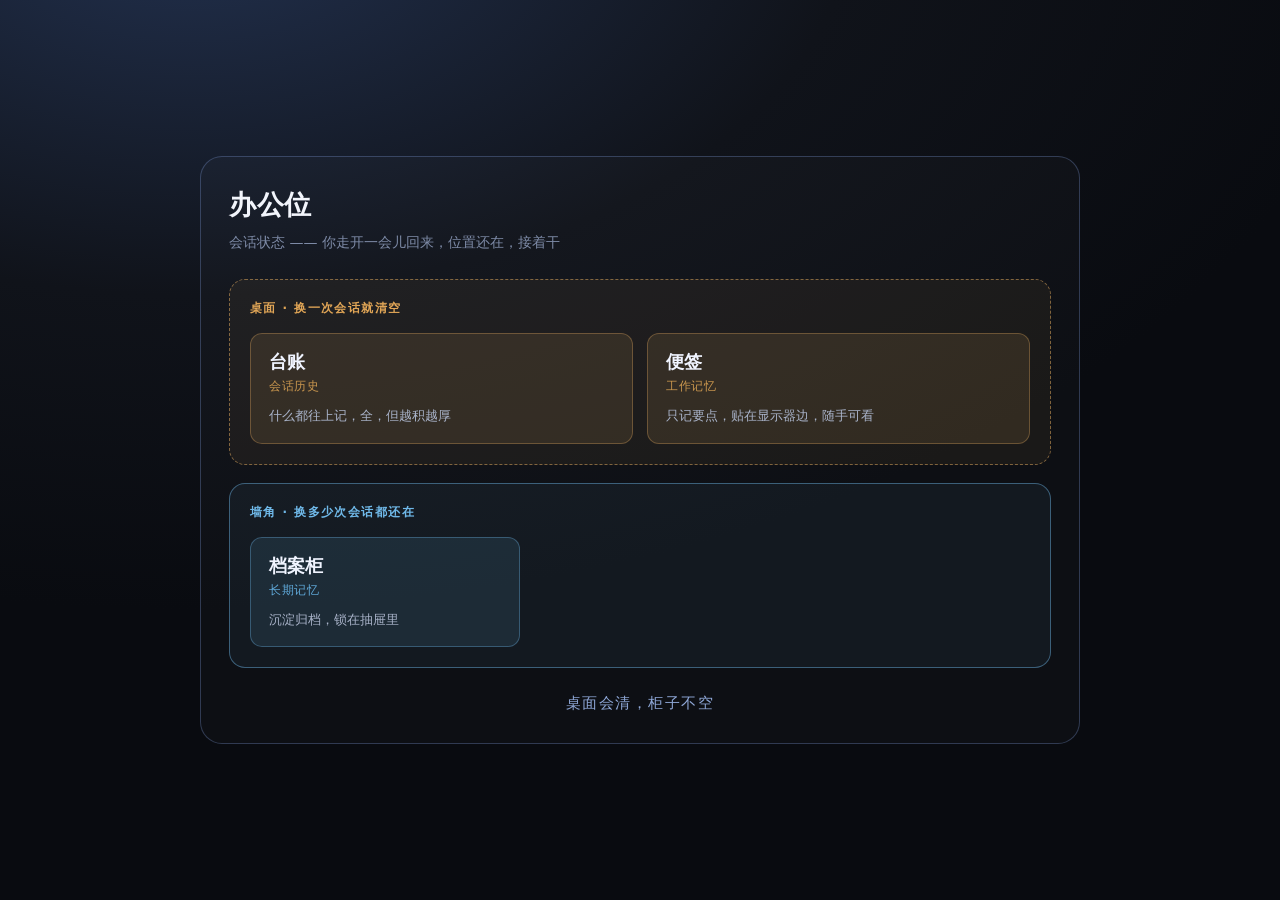
<file: session-state.html>
<!DOCTYPE html>
<html lang="zh-CN">
<head>
<meta charset="UTF-8">
<meta name="viewport" content="width=device-width,initial-scale=1">
<title>会话状态的包含关系</title>
<style>
  * { box-sizing: border-box; margin: 0; padding: 0; }
  body {
    font-family: "PingFang SC", "Microsoft YaHei", "Segoe UI", system-ui, sans-serif;
    background: radial-gradient(1200px 700px at 15% -10%, #22314f 0%, #10131a 55%, #090b10 100%);
    min-height: 100vh;
    display: flex; align-items: center; justify-content: center;
    padding: 48px 20px; color: #dfe3ec;
  }
  .wrap { width: 100%; max-width: 880px; }

  /* ── 最外层：办公位 ── */
  .desk {
    border: 1px solid rgba(130,160,225,.30);
    border-radius: 22px;
    padding: 30px 28px;
    background: rgba(255,255,255,.018);
  }
  .head { margin-bottom: 26px; }
  .head h1 { font-size: 27px; font-weight: 600; color: #f2f5fc; letter-spacing: .02em; }
  .head p { font-size: 14px; color: #7d8aa6; margin-top: 8px; line-height: 1.6; }

  /* ── 两个区域 ── */
  .zone { border-radius: 16px; padding: 20px; }
  .zone-label {
    font-size: 12px; letter-spacing: .12em;
    margin-bottom: 16px; font-weight: 600;
  }
  .zone-desk {
    border: 1.5px dashed rgba(255,190,105,.45);
    background: rgba(255,190,105,.055);
  }
  .zone-desk .zone-label { color: #e0a556; }
  .zone-wall {
    border: 1.5px solid rgba(120,200,255,.40);
    background: rgba(120,200,255,.055);
    margin-top: 18px;
  }
  .zone-wall .zone-label { color: #6fb8e8; }

  /* ── 卡片 ── */
  .cards { display: flex; gap: 14px; flex-wrap: wrap; }
  .card { flex: 1; min-width: 190px; border-radius: 12px; padding: 16px 18px; }
  .card-desk {
    background: rgba(255,190,105,.10);
    border: 1px solid rgba(255,190,105,.28);
  }
  .card-wall {
    background: rgba(120,200,255,.10);
    border: 1px solid rgba(120,200,255,.30);
    max-width: 270px;
  }
  .name { font-size: 18px; font-weight: 600; color: #f0f4ff; margin-bottom: 4px; }
  .real { font-size: 12px; letter-spacing: .06em; margin-bottom: 10px; }
  .card-desk .real { color: #c9964e; }
  .card-wall .real { color: #5fa8d8; }
  .desc { font-size: 13px; line-height: 1.65; color: #a8b2c8; }

  /* ── 口诀 ── */
  .motto {
    margin-top: 26px; text-align: center;
    font-size: 15px; letter-spacing: .10em; color: #8fa8d8;
  }
</style>
</head>
<body>
<div class="wrap">
  <div class="desk">

    <div class="head">
      <h1>办公位</h1>
      <p>会话状态 —— 你走开一会儿回来，位置还在，接着干</p>
    </div>

    <div class="zone zone-desk">
      <div class="zone-label">桌面 · 换一次会话就清空</div>
      <div class="cards">
        <div class="card card-desk">
          <div class="name">台账</div>
          <div class="real">会话历史</div>
          <div class="desc">什么都往上记，全，但越积越厚</div>
        </div>
        <div class="card card-desk">
          <div class="name">便签</div>
          <div class="real">工作记忆</div>
          <div class="desc">只记要点，贴在显示器边，随手可看</div>
        </div>
      </div>
    </div>

    <div class="zone zone-wall">
      <div class="zone-label">墙角 · 换多少次会话都还在</div>
      <div class="cards">
        <div class="card card-wall">
          <div class="name">档案柜</div>
          <div class="real">长期记忆</div>
          <div class="desc">沉淀归档，锁在抽屉里</div>
        </div>
      </div>
    </div>

    <div class="motto">桌面会清，柜子不空</div>

  </div>
</div>
</body>
</html>
</file>
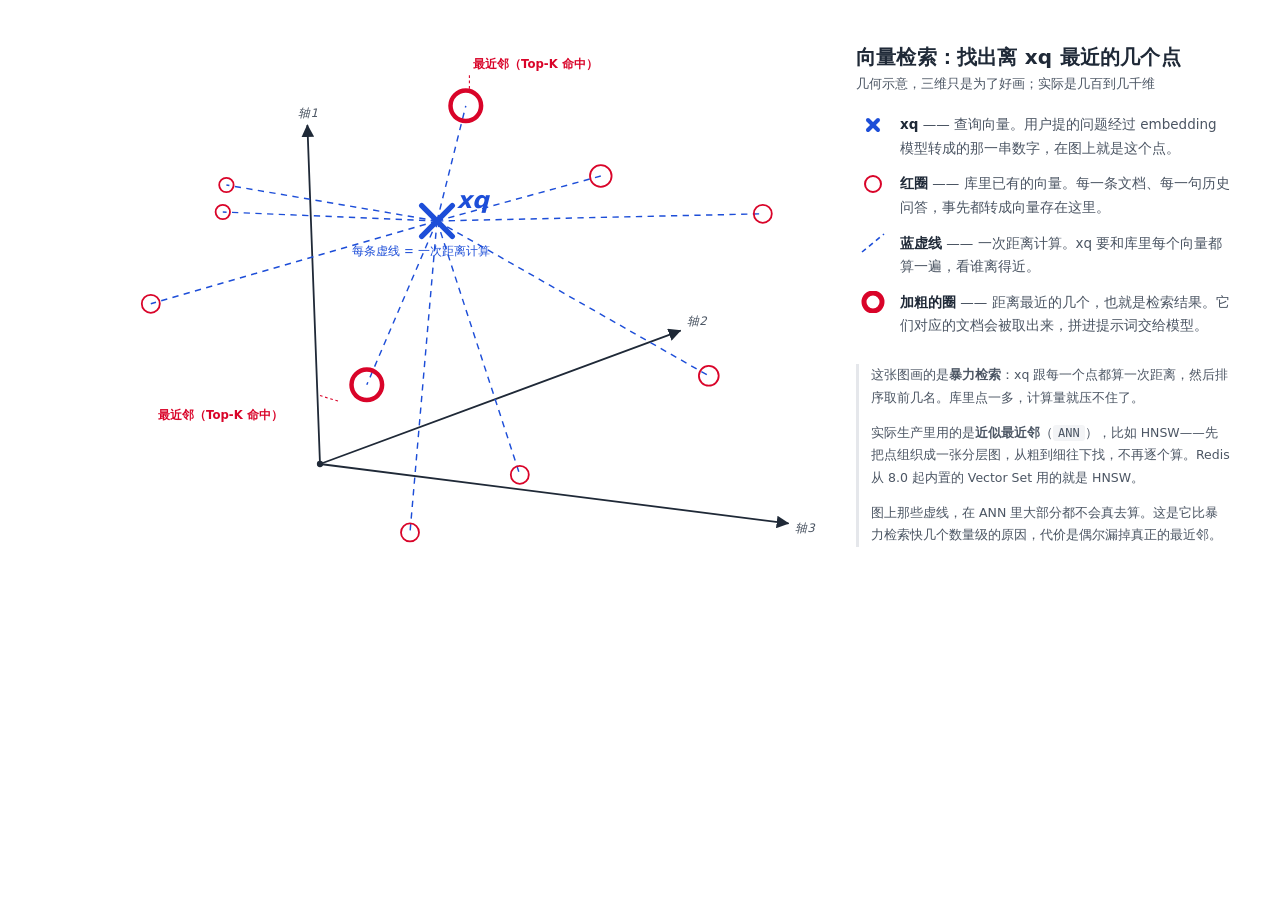
<file: vector-search.html>
<!DOCTYPE html>
<html lang="zh-CN">
<head>
<meta charset="UTF-8">
<title>向量检索示意：xq 与它周围的候选向量</title>
<style>
  :root {
    --ink: #1f2937;
    --muted: #4b5563;
    --dot: #d90429;
    --ray: #1d4ed8;
  }
  * { box-sizing: border-box; }
  body {
    margin: 0;
    padding: 32px;
    background: #ffffff;
    color: var(--ink);
    font-family: "PingFang SC", "Microsoft YaHei", "Segoe UI", system-ui, sans-serif;
  }
  .wrap {
    max-width: 1180px;
    margin: 0 auto;
    display: flex;
    gap: 32px;
    align-items: flex-start;
    flex-wrap: wrap;
  }
  .canvas { flex: 1 1 700px; min-width: 620px; }
  .side { flex: 1 1 300px; min-width: 280px; padding-top: 12px; }
  h1 {
    font-size: 20px;
    font-weight: 700;
    margin: 0 0 4px;
    letter-spacing: .01em;
  }
  .sub {
    font-size: 13px;
    color: var(--muted);
    margin: 0 0 20px;
  }
  .legend { list-style: none; padding: 0; margin: 0 0 26px; }
  .legend li {
    display: flex;
    gap: 10px;
    align-items: flex-start;
    font-size: 13.5px;
    line-height: 1.75;
    color: var(--muted);
    margin-bottom: 12px;
  }
  .legend .mark {
    flex: 0 0 34px;
    height: 22px;
    display: flex;
    align-items: center;
    justify-content: center;
    padding-top: 1px;
  }
  .legend b { color: var(--ink); font-weight: 600; }
  .note {
    font-size: 12.5px;
    line-height: 1.8;
    color: var(--muted);
    border-left: 3px solid #e5e7eb;
    padding-left: 12px;
  }
  .note code {
    font-family: "JetBrains Mono", Consolas, monospace;
    font-size: 12px;
    background: #f3f4f6;
    padding: 1px 5px;
    border-radius: 3px;
  }
</style>
</head>
<body>
<div class="wrap">

  <div class="canvas">
  <svg viewBox="0 0 860 620" width="100%" xmlns="http://www.w3.org/2000/svg">
    <defs>
      <marker id="ah" viewBox="0 0 10 10" refX="9" refY="5"
              markerWidth="7" markerHeight="7" orient="auto-start-reverse">
        <path d="M 0 0 L 10 5 L 0 10 z" fill="#1f2937"/>
      </marker>
    </defs>

    <!-- 坐标系 -->
    <g stroke="#1f2937" stroke-width="2" fill="none" stroke-linecap="round">
      <line x1="300" y1="480" x2="286" y2="104" marker-end="url(#ah)"/>
      <line x1="300" y1="480" x2="700" y2="332" marker-end="url(#ah)"/>
      <line x1="300" y1="480" x2="820" y2="546" marker-end="url(#ah)"/>
    </g>
    <text x="276" y="94" font-size="13" fill="#4b5563" font-style="italic">轴1</text>
    <text x="708" y="326" font-size="13" fill="#4b5563" font-style="italic">轴2</text>
    <text x="828" y="556" font-size="13" fill="#4b5563" font-style="italic">轴3</text>
    <circle cx="300" cy="480" r="3.5" fill="#1f2937"/>

    <!-- 蓝虚线：xq 到每个候选点 -->
    <g stroke="#1d4ed8" stroke-width="1.6" stroke-dasharray="7 6" fill="none">
      <line x1="430" y1="210" x2="462" y2="82"/>
      <line x1="430" y1="210" x2="612" y2="160"/>
      <line x1="430" y1="210" x2="792" y2="202"/>
      <line x1="430" y1="210" x2="732" y2="382"/>
      <line x1="430" y1="210" x2="522" y2="492"/>
      <line x1="430" y1="210" x2="400" y2="556"/>
      <line x1="430" y1="210" x2="352" y2="392"/>
      <line x1="430" y1="210" x2="192" y2="200"/>
      <line x1="430" y1="210" x2="112" y2="302"/>
      <line x1="430" y1="210" x2="196" y2="170"/>
    </g>

    <!-- 候选向量：普通点 -->
    <g stroke="#d90429" stroke-width="2" fill="none">
      <circle cx="612" cy="160" r="12"/>
      <circle cx="792" cy="202" r="10"/>
      <circle cx="732" cy="382" r="11"/>
      <circle cx="522" cy="492" r="10"/>
      <circle cx="400" cy="556" r="10"/>
      <circle cx="192" cy="200" r="8"/>
      <circle cx="112" cy="302" r="10"/>
      <circle cx="196" cy="170" r="8"/>
    </g>

    <!-- 最近邻：加粗 -->
    <g stroke="#d90429" stroke-width="5" fill="none">
      <circle cx="462" cy="82" r="17"/>
      <circle cx="352" cy="392" r="17"/>
    </g>

    <!-- 查询向量 xq -->
    <g stroke="#1d4ed8" stroke-width="6" stroke-linecap="round">
      <line x1="413" y1="193" x2="447" y2="227"/>
      <line x1="447" y1="193" x2="413" y2="227"/>
    </g>
    <text x="452" y="196" font-size="26" font-weight="700" fill="#1d4ed8" font-style="italic">xq</text>

    <!-- 图内标注 -->
    <text x="470" y="40" font-size="13" fill="#d90429" font-weight="600">最近邻（Top-K 命中）</text>
    <line x1="466" y1="48" x2="466" y2="66" stroke="#d90429" stroke-width="1.2" stroke-dasharray="3 3"/>

    <text x="120" y="430" font-size="13" fill="#d90429" font-weight="600">最近邻（Top-K 命中）</text>
    <line x1="320" y1="410" x2="300" y2="404" stroke="#d90429" stroke-width="1.2" stroke-dasharray="3 3"/>

    <text x="336" y="248" font-size="13" fill="#1d4ed8">每条虚线 = 一次距离计算</text>
  </svg>
  </div>

  <div class="side">
    <h1>向量检索：找出离 xq 最近的几个点</h1>
    <p class="sub">几何示意，三维只是为了好画；实际是几百到几千维</p>

    <ul class="legend">
      <li>
        <span class="mark">
          <svg width="26" height="22" viewBox="0 0 26 22">
            <g stroke="#1d4ed8" stroke-width="4" stroke-linecap="round">
              <line x1="8" y1="6" x2="18" y2="16"/>
              <line x1="18" y1="6" x2="8" y2="16"/>
            </g>
          </svg>
        </span>
        <span><b>xq</b> —— 查询向量。用户提的问题经过 embedding 模型转成的那一串数字，在图上就是这个点。</span>
      </li>
      <li>
        <span class="mark">
          <svg width="26" height="22" viewBox="0 0 26 22">
            <circle cx="13" cy="11" r="8" stroke="#d90429" stroke-width="2" fill="none"/>
          </svg>
        </span>
        <span><b>红圈</b> —— 库里已有的向量。每一条文档、每一句历史问答，事先都转成向量存在这里。</span>
      </li>
      <li>
        <span class="mark">
          <svg width="26" height="22" viewBox="0 0 26 22">
            <line x1="2" y1="20" x2="24" y2="2" stroke="#1d4ed8" stroke-width="1.6" stroke-dasharray="5 4"/>
          </svg>
        </span>
        <span><b>蓝虚线</b> —— 一次距离计算。xq 要和库里每个向量都算一遍，看谁离得近。</span>
      </li>
      <li>
        <span class="mark">
          <svg width="26" height="22" viewBox="0 0 26 22">
            <circle cx="13" cy="11" r="9" stroke="#d90429" stroke-width="5" fill="none"/>
          </svg>
        </span>
        <span><b>加粗的圈</b> —— 距离最近的几个，也就是检索结果。它们对应的文档会被取出来，拼进提示词交给模型。</span>
      </li>
    </ul>

    <div class="note">
      <p>这张图画的是<b>暴力检索</b>：xq 跟每一个点都算一次距离，然后排序取前几名。库里点一多，计算量就压不住了。</p>
      <p>实际生产里用的是<b>近似最近邻</b>（<code>ANN</code>），比如 HNSW——先把点组织成一张分层图，从粗到细往下找，不再逐个算。Redis 从 8.0 起内置的 Vector Set 用的就是 HNSW。</p>
      <p>图上那些虚线，在 ANN 里大部分都不会真去算。这是它比暴力检索快几个数量级的原因，代价是偶尔漏掉真正的最近邻。</p>
    </div>
  </div>

</div>
</body>
</html>
</file>
<file: assets/style.css>
/* tether 演示站 · 浅色主题 */
:root {
  --bg: #f8f9fb;
  --surface: #ffffff;
  --border: #e3e6eb;
  --text: #1a1d23;
  --text-2: #4b5563;
  --text-3: #8a919d;
  --accent: #1d4ed8;
  --accent-soft: #eef3fe;
  --ok: #0f766e;
  --warn: #b45309;
  --err: #b91c1c;
  --mono: ui-monospace, "SF Mono", Consolas, "Cascadia Mono", Menlo, monospace;
  --sans: -apple-system, BlinkMacSystemFont, "Segoe UI", "PingFang SC",
    "Hiragino Sans GB", "Microsoft YaHei", sans-serif;
  --radius: 10px;
  --shadow: 0 1px 3px rgba(16, 24, 40, 0.06);
}

* { box-sizing: border-box; margin: 0; padding: 0; }

html { scroll-behavior: smooth; }

body {
  background: var(--bg);
  color: var(--text);
  font-family: var(--sans);
  font-size: 16px;
  line-height: 1.7;
}

code {
  font-family: var(--mono);
  font-size: 0.86em;
  background: #eef0f4;
  border: 1px solid var(--border);
  border-radius: 4px;
  padding: 0.08em 0.38em;
}

.container { max-width: 1024px; margin: 0 auto; padding: 0 24px; }

/* ---------- 导航 ---------- */
.nav {
  position: sticky;
  top: 0;
  z-index: 100;
  background: rgba(255, 255, 255, 0.92);
  backdrop-filter: blur(8px);
  border-bottom: 1px solid var(--border);
}
.nav-inner {
  max-width: 1024px;
  margin: 0 auto;
  padding: 12px 24px;
  display: flex;
  align-items: center;
  justify-content: space-between;
}
.nav-brand {
  font-family: var(--mono);
  font-weight: 700;
  font-size: 18px;
  color: var(--accent);
}
.nav-links { display: flex; gap: 22px; }
.nav-links a {
  color: var(--text-2);
  text-decoration: none;
  font-size: 14px;
}
.nav-links a:hover { color: var(--accent); }

/* ---------- Hero ---------- */
.hero { padding: 88px 0 72px; background: var(--surface); border-bottom: 1px solid var(--border); }
.hero-kicker {
  font-family: var(--mono);
  font-size: 13px;
  letter-spacing: 0.08em;
  color: var(--accent);
  text-transform: uppercase;
  margin-bottom: 16px;
}
.hero h1 {
  font-size: 40px;
  line-height: 1.3;
  letter-spacing: -0.01em;
  margin-bottom: 20px;
}
.hero-lede {
  font-size: 17px;
  color: var(--text-2);
  max-width: 760px;
  margin-bottom: 48px;
}

.pipeline { margin-bottom: 48px; }
.pipeline-title { font-size: 15px; color: var(--text-3); font-weight: 600; margin-bottom: 14px; }
.pipeline-flow {
  list-style: none;
  display: flex;
  flex-wrap: wrap;
  gap: 8px;
  counter-reset: step;
}
.pipeline-flow li {
  counter-increment: step;
  background: var(--accent-soft);
  border: 1px solid #d5e0fa;
  border-radius: 8px;
  padding: 8px 14px;
  font-size: 14px;
  color: var(--text);
}
.pipeline-flow li::before {
  content: counter(step);
  font-family: var(--mono);
  font-size: 11px;
  font-weight: 700;
  color: var(--accent);
  background: #fff;
  border: 1px solid #d5e0fa;
  border-radius: 50%;
  width: 18px;
  height: 18px;
  display: inline-flex;
  align-items: center;
  justify-content: center;
  margin-right: 8px;
}
.pipeline-flow .step-note {
  display: block;
  font-size: 12px;
  color: var(--text-3);
  margin-top: 2px;
}

.hero-diff {
  display: grid;
  grid-template-columns: repeat(auto-fit, minmax(220px, 1fr));
  gap: 16px;
}
.diff-item {
  background: var(--bg);
  border: 1px solid var(--border);
  border-radius: var(--radius);
  padding: 18px 20px;
}
.diff-item h3 { font-size: 15px; margin-bottom: 6px; color: var(--accent); }
.diff-item p { font-size: 13.5px; color: var(--text-2); line-height: 1.65; }

/* ---------- 通用 section ---------- */
.section { padding: 72px 0; }
.section-alt { background: var(--surface); border-top: 1px solid var(--border); border-bottom: 1px solid var(--border); }
.section-title { font-size: 28px; letter-spacing: -0.01em; margin-bottom: 14px; }
.section-desc { color: var(--text-2); max-width: 820px; margin-bottom: 32px; }

/* ---------- 回放摘要条 ---------- */
.replay-summary {
  display: flex;
  flex-wrap: wrap;
  gap: 10px;
  margin-bottom: 24px;
}
.summary-chip {
  background: var(--surface);
  border: 1px solid var(--border);
  border-radius: 8px;
  padding: 8px 14px;
  font-size: 13.5px;
  color: var(--text-2);
  box-shadow: var(--shadow);
}
.summary-chip strong { color: var(--text); font-family: var(--mono); font-size: 13px; }
.summary-chip.chip-ok strong { color: var(--ok); }

/* ---------- 播放器 ---------- */
.player {
  background: var(--surface);
  border: 1px solid var(--border);
  border-radius: var(--radius);
  padding: 18px 20px 14px;
  box-shadow: var(--shadow);
  margin-bottom: 28px;
  position: sticky;
  top: 57px;
  z-index: 50;
}
.player-controls { display: flex; align-items: center; gap: 10px; margin-bottom: 14px; }
.btn {
  font-family: var(--sans);
  font-size: 14px;
  padding: 6px 18px;
  border-radius: 7px;
  border: 1px solid var(--border);
  background: var(--surface);
  color: var(--text);
  cursor: pointer;
  transition: border-color 0.15s, background 0.15s;
}
.btn:hover { border-color: var(--accent); color: var(--accent); }
.btn-primary { background: var(--accent); border-color: var(--accent); color: #fff; min-width: 76px; }
.btn-primary:hover { background: #1a44be; color: #fff; }
.player-counter { margin-left: auto; font-family: var(--mono); font-size: 13px; color: var(--text-3); }

.player-track {
  position: relative;
  height: 6px;
  background: #eceef2;
  border-radius: 3px;
  cursor: pointer;
}
.player-progress {
  position: absolute;
  left: 0; top: 0; bottom: 0;
  width: 0;
  background: var(--accent);
  border-radius: 3px;
}
.player-thumb {
  position: absolute;
  top: 50%;
  left: 0;
  width: 14px;
  height: 14px;
  background: #fff;
  border: 2.5px solid var(--accent);
  border-radius: 50%;
  transform: translate(-50%, -50%);
  pointer-events: none;
}
.player-time {
  display: flex;
  justify-content: space-between;
  font-family: var(--mono);
  font-size: 12px;
  color: var(--text-3);
  margin-top: 8px;
}

/* ---------- 时间线 ---------- */
.timeline { position: relative; padding-left: 28px; }
.timeline::before {
  content: "";
  position: absolute;
  left: 7px;
  top: 6px;
  bottom: 6px;
  width: 2px;
  background: var(--border);
}

.ev-card {
  position: relative;
  background: var(--surface);
  border: 1px solid var(--border);
  border-left: 3px solid var(--text-3);
  border-radius: var(--radius);
  box-shadow: var(--shadow);
  margin-bottom: 14px;
  overflow: hidden;
  animation: ev-in 0.25s ease-out;
}
@keyframes ev-in {
  from { opacity: 0; transform: translateY(8px); }
  to { opacity: 1; transform: translateY(0); }
}
.ev-card::before {
  content: "";
  position: absolute;
  left: -26px;
  top: 22px;
  width: 10px;
  height: 10px;
  border-radius: 50%;
  background: var(--surface);
  border: 2.5px solid var(--text-3);
}
.ev-card.ev-run_started       { border-left-color: var(--accent); }
.ev-card.ev-run_started::before       { border-color: var(--accent); }
.ev-card.ev-prompt_built      { border-left-color: #7c3aed; }
.ev-card.ev-prompt_built::before      { border-color: #7c3aed; }
.ev-card.ev-model_requested   { border-left-color: #0369a1; }
.ev-card.ev-model_requested::before   { border-color: #0369a1; }
.ev-card.ev-model_parsed      { border-left-color: #0369a1; }
.ev-card.ev-model_parsed::before      { border-color: #0369a1; }
.ev-card.ev-tool_executed     { border-left-color: var(--ok); }
.ev-card.ev-tool_executed::before     { border-color: var(--ok); }
.ev-card.ev-tool_executed.ev-rejected { border-left-color: var(--err); }
.ev-card.ev-tool_executed.ev-rejected::before { border-color: var(--err); }
.ev-card.ev-checkpoint_created { border-left-color: var(--warn); }
.ev-card.ev-checkpoint_created::before { border-color: var(--warn); }
.ev-card.ev-runtime_identity_mismatch { border-left-color: var(--err); }
.ev-card.ev-runtime_identity_mismatch::before { border-color: var(--err); }
.ev-card.ev-run_finished      { border-left-color: var(--ok); }
.ev-card.ev-run_finished::before      { border-color: var(--ok); }

.ev-head {
  display: flex;
  align-items: baseline;
  gap: 12px;
  padding: 12px 16px 8px;
  flex-wrap: wrap;
}
.ev-index { font-family: var(--mono); font-size: 12px; color: var(--text-3); }
.ev-name { font-family: var(--mono); font-size: 14px; font-weight: 700; }
.ev-time { font-family: var(--mono); font-size: 12px; color: var(--text-3); }
.ev-dur {
  font-family: var(--mono);
  font-size: 11.5px;
  color: var(--text-2);
  background: #eef0f4;
  border-radius: 4px;
  padding: 1px 7px;
}
.ev-badge {
  font-family: var(--mono);
  font-size: 11.5px;
  font-weight: 700;
  border-radius: 4px;
  padding: 1px 8px;
  margin-left: auto;
}
.badge-ok   { background: #e6f5f2; color: var(--ok); }
.badge-err  { background: #fdeaea; color: var(--err); }
.badge-info { background: var(--accent-soft); color: var(--accent); }

.ev-body { padding: 0 16px 14px; font-size: 13.5px; color: var(--text-2); }
.ev-body dl {
  display: grid;
  grid-template-columns: max-content 1fr;
  gap: 3px 14px;
}
.ev-body dt { color: var(--text-3); font-size: 12.5px; white-space: nowrap; }
.ev-body dd { font-family: var(--mono); font-size: 12.5px; word-break: break-all; }
.ev-body pre {
  font-family: var(--mono);
  font-size: 12.5px;
  background: #f3f4f7;
  border: 1px solid var(--border);
  border-radius: 6px;
  padding: 10px 12px;
  margin-top: 8px;
  overflow-x: auto;
  white-space: pre-wrap;
  word-break: break-all;
  line-height: 1.55;
}
.ev-final {
  font-size: 14.5px;
  color: var(--text);
  background: #f0faf6;
  border: 1px solid #cbe8dd;
  border-radius: 6px;
  padding: 12px 14px;
  margin-top: 6px;
}
.ev-sections { margin-top: 8px; }
.ev-sections table {
  width: 100%;
  border-collapse: collapse;
  font-family: var(--mono);
  font-size: 12px;
}
.ev-sections th, .ev-sections td {
  text-align: right;
  padding: 4px 8px;
  border-bottom: 1px solid #eef0f4;
  color: var(--text-2);
}
.ev-sections th:first-child, .ev-sections td:first-child { text-align: left; color: var(--text-3); }
.ev-label { font-size: 12.5px; color: var(--text-3); margin-top: 8px; }

/* ---------- 数字面板 ---------- */
.metrics-grid {
  display: grid;
  grid-template-columns: repeat(auto-fill, minmax(290px, 1fr));
  gap: 16px;
}
.metric-card {
  background: var(--bg);
  border: 1px solid var(--border);
  border-radius: var(--radius);
  padding: 20px 22px 16px;
  display: flex;
  flex-direction: column;
}
.section-alt .metric-card { background: var(--surface); box-shadow: var(--shadow); }
.metric-value {
  font-family: var(--mono);
  font-size: 30px;
  font-weight: 700;
  color: var(--accent);
  letter-spacing: -0.02em;
  margin-bottom: 4px;
}
.metric-label { font-size: 14.5px; font-weight: 600; margin-bottom: 8px; }
.metric-detail { font-size: 13px; color: var(--text-2); line-height: 1.6; flex: 1; }
.metric-source {
  font-size: 11.5px;
  color: var(--text-3);
  margin-top: 12px;
  padding-top: 8px;
  border-top: 1px dashed var(--border);
}

/* ---------- 追踪截图 ---------- */
.shot-group-title {
  font-size: 17px;
  margin: 28px 0 14px;
  color: var(--text);
}
.shot-group-title:first-of-type { margin-top: 0; }
.shots-grid {
  display: grid;
  grid-template-columns: repeat(auto-fill, minmax(300px, 1fr));
  gap: 16px;
}
.shot {
  background: var(--surface);
  border: 1px solid var(--border);
  border-radius: var(--radius);
  overflow: hidden;
  box-shadow: var(--shadow);
}
.shot img { width: 100%; display: block; border-bottom: 1px solid var(--border); }
.shot figcaption { font-size: 13px; color: var(--text-2); padding: 10px 14px; }

/* ---------- 文档与复现 ---------- */
.docs-cols {
  display: grid;
  grid-template-columns: 1fr 1.1fr;
  gap: 40px;
}
@media (max-width: 860px) {
  .docs-cols { grid-template-columns: 1fr; }
  .hero h1 { font-size: 30px; }
  .nav-links { display: none; }
}
.docs-subtitle { font-size: 16px; margin-bottom: 14px; }
.doc-list { list-style: none; }
.doc-list li {
  font-size: 13.5px;
  color: var(--text-2);
  padding: 7px 0;
  border-bottom: 1px solid #eef0f4;
}
.doc-hl { background: var(--accent-soft); border-radius: 6px; padding-left: 8px !important; }
.docs-note { font-size: 13px; color: var(--text-2); margin-top: 14px; }

.cmd-block { margin-bottom: 22px; }
.cmd-title { font-size: 13.5px; font-weight: 600; margin-bottom: 8px; }
.cmd-block pre {
  background: #16191f;
  color: #d7dce3;
  border-radius: 8px;
  padding: 14px 16px;
  overflow-x: auto;
}
.cmd-block pre code {
  background: none;
  border: none;
  padding: 0;
  color: inherit;
  font-size: 12.5px;
  line-height: 1.7;
}

/* ---------- 页脚 ---------- */
.footer { padding: 48px 0 40px; text-align: center; }
.footer-author { font-size: 15px; font-weight: 600; margin-bottom: 6px; }
.footer-decl { font-size: 13px; color: var(--text-3); }

/* ---------- 边界实测面板 ---------- */
.panel-block { margin-top: 34px; }
.panel-title { font-size: 17px; font-weight: 600; margin-bottom: 14px; }
.tabs { display: flex; flex-wrap: wrap; gap: 8px; margin-bottom: 16px; }
.tab {
  font-family: var(--sans);
  font-size: 13.5px;
  color: var(--text-2);
  background: var(--surface);
  border: 1px solid var(--border);
  border-radius: 999px;
  padding: 6px 14px;
  cursor: pointer;
  transition: all 0.15s ease;
}
.tab:hover { border-color: var(--accent); color: var(--accent); }
.tab-active {
  background: var(--accent);
  border-color: var(--accent);
  color: #ffffff;
}
.panel-body {
  background: var(--surface);
  border: 1px solid var(--border);
  border-radius: var(--radius);
  box-shadow: var(--shadow);
  padding: 18px 20px;
}
.panel-body .cmd-block:last-child { margin-bottom: 0; }
.panel-note { font-size: 13.5px; color: var(--text-2); line-height: 1.7; }
.panel-list { margin: 0 0 14px 20px; font-size: 13.5px; color: var(--text-2); }
.panel-list li { margin-bottom: 5px; }
.owasp-item {
  background: var(--surface);
  border: 1px solid var(--border);
  border-radius: var(--radius);
  box-shadow: var(--shadow);
  padding: 16px 20px;
  margin-bottom: 14px;
}
.owasp-item h4 { font-size: 15.5px; margin-bottom: 10px; }
</file>
<file: site/assets/style.css>
/* tether 演示站 · 浅色主题 */
:root {
  --bg: #f8f9fb;
  --surface: #ffffff;
  --border: #e3e6eb;
  --text: #1a1d23;
  --text-2: #4b5563;
  --text-3: #8a919d;
  --accent: #1d4ed8;
  --accent-soft: #eef3fe;
  --ok: #0f766e;
  --warn: #b45309;
  --err: #b91c1c;
  --mono: ui-monospace, "SF Mono", Consolas, "Cascadia Mono", Menlo, monospace;
  --sans: -apple-system, BlinkMacSystemFont, "Segoe UI", "PingFang SC",
    "Hiragino Sans GB", "Microsoft YaHei", sans-serif;
  --radius: 10px;
  --shadow: 0 1px 3px rgba(16, 24, 40, 0.06);
}

* { box-sizing: border-box; margin: 0; padding: 0; }

html { scroll-behavior: smooth; }

body {
  background: var(--bg);
  color: var(--text);
  font-family: var(--sans);
  font-size: 16px;
  line-height: 1.7;
}

code {
  font-family: var(--mono);
  font-size: 0.86em;
  background: #eef0f4;
  border: 1px solid var(--border);
  border-radius: 4px;
  padding: 0.08em 0.38em;
}

.container { max-width: 1024px; margin: 0 auto; padding: 0 24px; }

/* ---------- 导航 ---------- */
.nav {
  position: sticky;
  top: 0;
  z-index: 100;
  background: rgba(255, 255, 255, 0.92);
  backdrop-filter: blur(8px);
  border-bottom: 1px solid var(--border);
}
.nav-inner {
  max-width: 1024px;
  margin: 0 auto;
  padding: 12px 24px;
  display: flex;
  align-items: center;
  justify-content: space-between;
}
.nav-brand {
  font-family: var(--mono);
  font-weight: 700;
  font-size: 18px;
  color: var(--accent);
}
.nav-links { display: flex; gap: 22px; }
.nav-links a {
  color: var(--text-2);
  text-decoration: none;
  font-size: 14px;
}
.nav-links a:hover { color: var(--accent); }

/* ---------- Hero ---------- */
.hero { padding: 88px 0 72px; background: var(--surface); border-bottom: 1px solid var(--border); }
.hero-kicker {
  font-family: var(--mono);
  font-size: 13px;
  letter-spacing: 0.08em;
  color: var(--accent);
  text-transform: uppercase;
  margin-bottom: 16px;
}
.hero h1 {
  font-size: 40px;
  line-height: 1.3;
  letter-spacing: -0.01em;
  margin-bottom: 20px;
}
.hero-lede {
  font-size: 17px;
  color: var(--text-2);
  max-width: 760px;
  margin-bottom: 48px;
}

.pipeline { margin-bottom: 48px; }
.pipeline-title { font-size: 15px; color: var(--text-3); font-weight: 600; margin-bottom: 14px; }
.pipeline-flow {
  list-style: none;
  display: flex;
  flex-wrap: wrap;
  gap: 8px;
  counter-reset: step;
}
.pipeline-flow li {
  counter-increment: step;
  background: var(--accent-soft);
  border: 1px solid #d5e0fa;
  border-radius: 8px;
  padding: 8px 14px;
  font-size: 14px;
  color: var(--text);
}
.pipeline-flow li::before {
  content: counter(step);
  font-family: var(--mono);
  font-size: 11px;
  font-weight: 700;
  color: var(--accent);
  background: #fff;
  border: 1px solid #d5e0fa;
  border-radius: 50%;
  width: 18px;
  height: 18px;
  display: inline-flex;
  align-items: center;
  justify-content: center;
  margin-right: 8px;
}
.pipeline-flow .step-note {
  display: block;
  font-size: 12px;
  color: var(--text-3);
  margin-top: 2px;
}

.hero-diff {
  display: grid;
  grid-template-columns: repeat(auto-fit, minmax(220px, 1fr));
  gap: 16px;
}
.diff-item {
  background: var(--bg);
  border: 1px solid var(--border);
  border-radius: var(--radius);
  padding: 18px 20px;
}
.diff-item h3 { font-size: 15px; margin-bottom: 6px; color: var(--accent); }
.diff-item p { font-size: 13.5px; color: var(--text-2); line-height: 1.65; }

/* ---------- 通用 section ---------- */
.section { padding: 72px 0; }
.section-alt { background: var(--surface); border-top: 1px solid var(--border); border-bottom: 1px solid var(--border); }
.section-title { font-size: 28px; letter-spacing: -0.01em; margin-bottom: 14px; }
.section-desc { color: var(--text-2); max-width: 820px; margin-bottom: 32px; }

/* ---------- 回放摘要条 ---------- */
.replay-summary {
  display: flex;
  flex-wrap: wrap;
  gap: 10px;
  margin-bottom: 24px;
}
.summary-chip {
  background: var(--surface);
  border: 1px solid var(--border);
  border-radius: 8px;
  padding: 8px 14px;
  font-size: 13.5px;
  color: var(--text-2);
  box-shadow: var(--shadow);
}
.summary-chip strong { color: var(--text); font-family: var(--mono); font-size: 13px; }
.summary-chip.chip-ok strong { color: var(--ok); }

/* ---------- 播放器 ---------- */
.player {
  background: var(--surface);
  border: 1px solid var(--border);
  border-radius: var(--radius);
  padding: 18px 20px 14px;
  box-shadow: var(--shadow);
  margin-bottom: 28px;
  position: sticky;
  top: 57px;
  z-index: 50;
}
.player-controls { display: flex; align-items: center; gap: 10px; margin-bottom: 14px; }
.btn {
  font-family: var(--sans);
  font-size: 14px;
  padding: 6px 18px;
  border-radius: 7px;
  border: 1px solid var(--border);
  background: var(--surface);
  color: var(--text);
  cursor: pointer;
  transition: border-color 0.15s, background 0.15s;
}
.btn:hover { border-color: var(--accent); color: var(--accent); }
.btn-primary { background: var(--accent); border-color: var(--accent); color: #fff; min-width: 76px; }
.btn-primary:hover { background: #1a44be; color: #fff; }
.player-counter { margin-left: auto; font-family: var(--mono); font-size: 13px; color: var(--text-3); }

.player-track {
  position: relative;
  height: 6px;
  background: #eceef2;
  border-radius: 3px;
  cursor: pointer;
}
.player-progress {
  position: absolute;
  left: 0; top: 0; bottom: 0;
  width: 0;
  background: var(--accent);
  border-radius: 3px;
}
.player-thumb {
  position: absolute;
  top: 50%;
  left: 0;
  width: 14px;
  height: 14px;
  background: #fff;
  border: 2.5px solid var(--accent);
  border-radius: 50%;
  transform: translate(-50%, -50%);
  pointer-events: none;
}
.player-time {
  display: flex;
  justify-content: space-between;
  font-family: var(--mono);
  font-size: 12px;
  color: var(--text-3);
  margin-top: 8px;
}

/* ---------- 时间线 ---------- */
.timeline { position: relative; padding-left: 28px; }
.timeline::before {
  content: "";
  position: absolute;
  left: 7px;
  top: 6px;
  bottom: 6px;
  width: 2px;
  background: var(--border);
}

.ev-card {
  position: relative;
  background: var(--surface);
  border: 1px solid var(--border);
  border-left: 3px solid var(--text-3);
  border-radius: var(--radius);
  box-shadow: var(--shadow);
  margin-bottom: 14px;
  overflow: hidden;
  animation: ev-in 0.25s ease-out;
}
@keyframes ev-in {
  from { opacity: 0; transform: translateY(8px); }
  to { opacity: 1; transform: translateY(0); }
}
.ev-card::before {
  content: "";
  position: absolute;
  left: -26px;
  top: 22px;
  width: 10px;
  height: 10px;
  border-radius: 50%;
  background: var(--surface);
  border: 2.5px solid var(--text-3);
}
.ev-card.ev-run_started       { border-left-color: var(--accent); }
.ev-card.ev-run_started::before       { border-color: var(--accent); }
.ev-card.ev-prompt_built      { border-left-color: #7c3aed; }
.ev-card.ev-prompt_built::before      { border-color: #7c3aed; }
.ev-card.ev-model_requested   { border-left-color: #0369a1; }
.ev-card.ev-model_requested::before   { border-color: #0369a1; }
.ev-card.ev-model_parsed      { border-left-color: #0369a1; }
.ev-card.ev-model_parsed::before      { border-color: #0369a1; }
.ev-card.ev-tool_executed     { border-left-color: var(--ok); }
.ev-card.ev-tool_executed::before     { border-color: var(--ok); }
.ev-card.ev-tool_executed.ev-rejected { border-left-color: var(--err); }
.ev-card.ev-tool_executed.ev-rejected::before { border-color: var(--err); }
.ev-card.ev-checkpoint_created { border-left-color: var(--warn); }
.ev-card.ev-checkpoint_created::before { border-color: var(--warn); }
.ev-card.ev-runtime_identity_mismatch { border-left-color: var(--err); }
.ev-card.ev-runtime_identity_mismatch::before { border-color: var(--err); }
.ev-card.ev-run_finished      { border-left-color: var(--ok); }
.ev-card.ev-run_finished::before      { border-color: var(--ok); }

.ev-head {
  display: flex;
  align-items: baseline;
  gap: 12px;
  padding: 12px 16px 8px;
  flex-wrap: wrap;
}
.ev-index { font-family: var(--mono); font-size: 12px; color: var(--text-3); }
.ev-name { font-family: var(--mono); font-size: 14px; font-weight: 700; }
.ev-time { font-family: var(--mono); font-size: 12px; color: var(--text-3); }
.ev-dur {
  font-family: var(--mono);
  font-size: 11.5px;
  color: var(--text-2);
  background: #eef0f4;
  border-radius: 4px;
  padding: 1px 7px;
}
.ev-badge {
  font-family: var(--mono);
  font-size: 11.5px;
  font-weight: 700;
  border-radius: 4px;
  padding: 1px 8px;
  margin-left: auto;
}
.badge-ok   { background: #e6f5f2; color: var(--ok); }
.badge-err  { background: #fdeaea; color: var(--err); }
.badge-info { background: var(--accent-soft); color: var(--accent); }

.ev-body { padding: 0 16px 14px; font-size: 13.5px; color: var(--text-2); }
.ev-body dl {
  display: grid;
  grid-template-columns: max-content 1fr;
  gap: 3px 14px;
}
.ev-body dt { color: var(--text-3); font-size: 12.5px; white-space: nowrap; }
.ev-body dd { font-family: var(--mono); font-size: 12.5px; word-break: break-all; }
.ev-body pre {
  font-family: var(--mono);
  font-size: 12.5px;
  background: #f3f4f7;
  border: 1px solid var(--border);
  border-radius: 6px;
  padding: 10px 12px;
  margin-top: 8px;
  overflow-x: auto;
  white-space: pre-wrap;
  word-break: break-all;
  line-height: 1.55;
}
.ev-final {
  font-size: 14.5px;
  color: var(--text);
  background: #f0faf6;
  border: 1px solid #cbe8dd;
  border-radius: 6px;
  padding: 12px 14px;
  margin-top: 6px;
}
.ev-sections { margin-top: 8px; }
.ev-sections table {
  width: 100%;
  border-collapse: collapse;
  font-family: var(--mono);
  font-size: 12px;
}
.ev-sections th, .ev-sections td {
  text-align: right;
  padding: 4px 8px;
  border-bottom: 1px solid #eef0f4;
  color: var(--text-2);
}
.ev-sections th:first-child, .ev-sections td:first-child { text-align: left; color: var(--text-3); }
.ev-label { font-size: 12.5px; color: var(--text-3); margin-top: 8px; }

/* ---------- 数字面板 ---------- */
.metrics-grid {
  display: grid;
  grid-template-columns: repeat(auto-fill, minmax(290px, 1fr));
  gap: 16px;
}
.metric-card {
  background: var(--bg);
  border: 1px solid var(--border);
  border-radius: var(--radius);
  padding: 20px 22px 16px;
  display: flex;
  flex-direction: column;
}
.section-alt .metric-card { background: var(--surface); box-shadow: var(--shadow); }
.metric-value {
  font-family: var(--mono);
  font-size: 30px;
  font-weight: 700;
  color: var(--accent);
  letter-spacing: -0.02em;
  margin-bottom: 4px;
}
.metric-label { font-size: 14.5px; font-weight: 600; margin-bottom: 8px; }
.metric-detail { font-size: 13px; color: var(--text-2); line-height: 1.6; flex: 1; }
.metric-source {
  font-size: 11.5px;
  color: var(--text-3);
  margin-top: 12px;
  padding-top: 8px;
  border-top: 1px dashed var(--border);
}

/* ---------- 追踪截图 ---------- */
.shot-group-title {
  font-size: 17px;
  margin: 28px 0 14px;
  color: var(--text);
}
.shot-group-title:first-of-type { margin-top: 0; }
.shots-grid {
  display: grid;
  grid-template-columns: repeat(auto-fill, minmax(300px, 1fr));
  gap: 16px;
}
.shot {
  background: var(--surface);
  border: 1px solid var(--border);
  border-radius: var(--radius);
  overflow: hidden;
  box-shadow: var(--shadow);
}
.shot img { width: 100%; display: block; border-bottom: 1px solid var(--border); }
.shot figcaption { font-size: 13px; color: var(--text-2); padding: 10px 14px; }

/* ---------- 文档与复现 ---------- */
.docs-cols {
  display: grid;
  grid-template-columns: 1fr 1.1fr;
  gap: 40px;
}
@media (max-width: 860px) {
  .docs-cols { grid-template-columns: 1fr; }
  .hero h1 { font-size: 30px; }
  .nav-links { display: none; }
}
.docs-subtitle { font-size: 16px; margin-bottom: 14px; }
.doc-list { list-style: none; }
.doc-list li {
  font-size: 13.5px;
  color: var(--text-2);
  padding: 7px 0;
  border-bottom: 1px solid #eef0f4;
}
.doc-hl { background: var(--accent-soft); border-radius: 6px; padding-left: 8px !important; }
.docs-note { font-size: 13px; color: var(--text-2); margin-top: 14px; }

.cmd-block { margin-bottom: 22px; }
.cmd-title { font-size: 13.5px; font-weight: 600; margin-bottom: 8px; }
.cmd-block pre {
  background: #16191f;
  color: #d7dce3;
  border-radius: 8px;
  padding: 14px 16px;
  overflow-x: auto;
}
.cmd-block pre code {
  background: none;
  border: none;
  padding: 0;
  color: inherit;
  font-size: 12.5px;
  line-height: 1.7;
}

/* ---------- 页脚 ---------- */
.footer { padding: 48px 0 40px; text-align: center; }
.footer-author { font-size: 15px; font-weight: 600; margin-bottom: 6px; }
.footer-decl { font-size: 13px; color: var(--text-3); }
</file>
